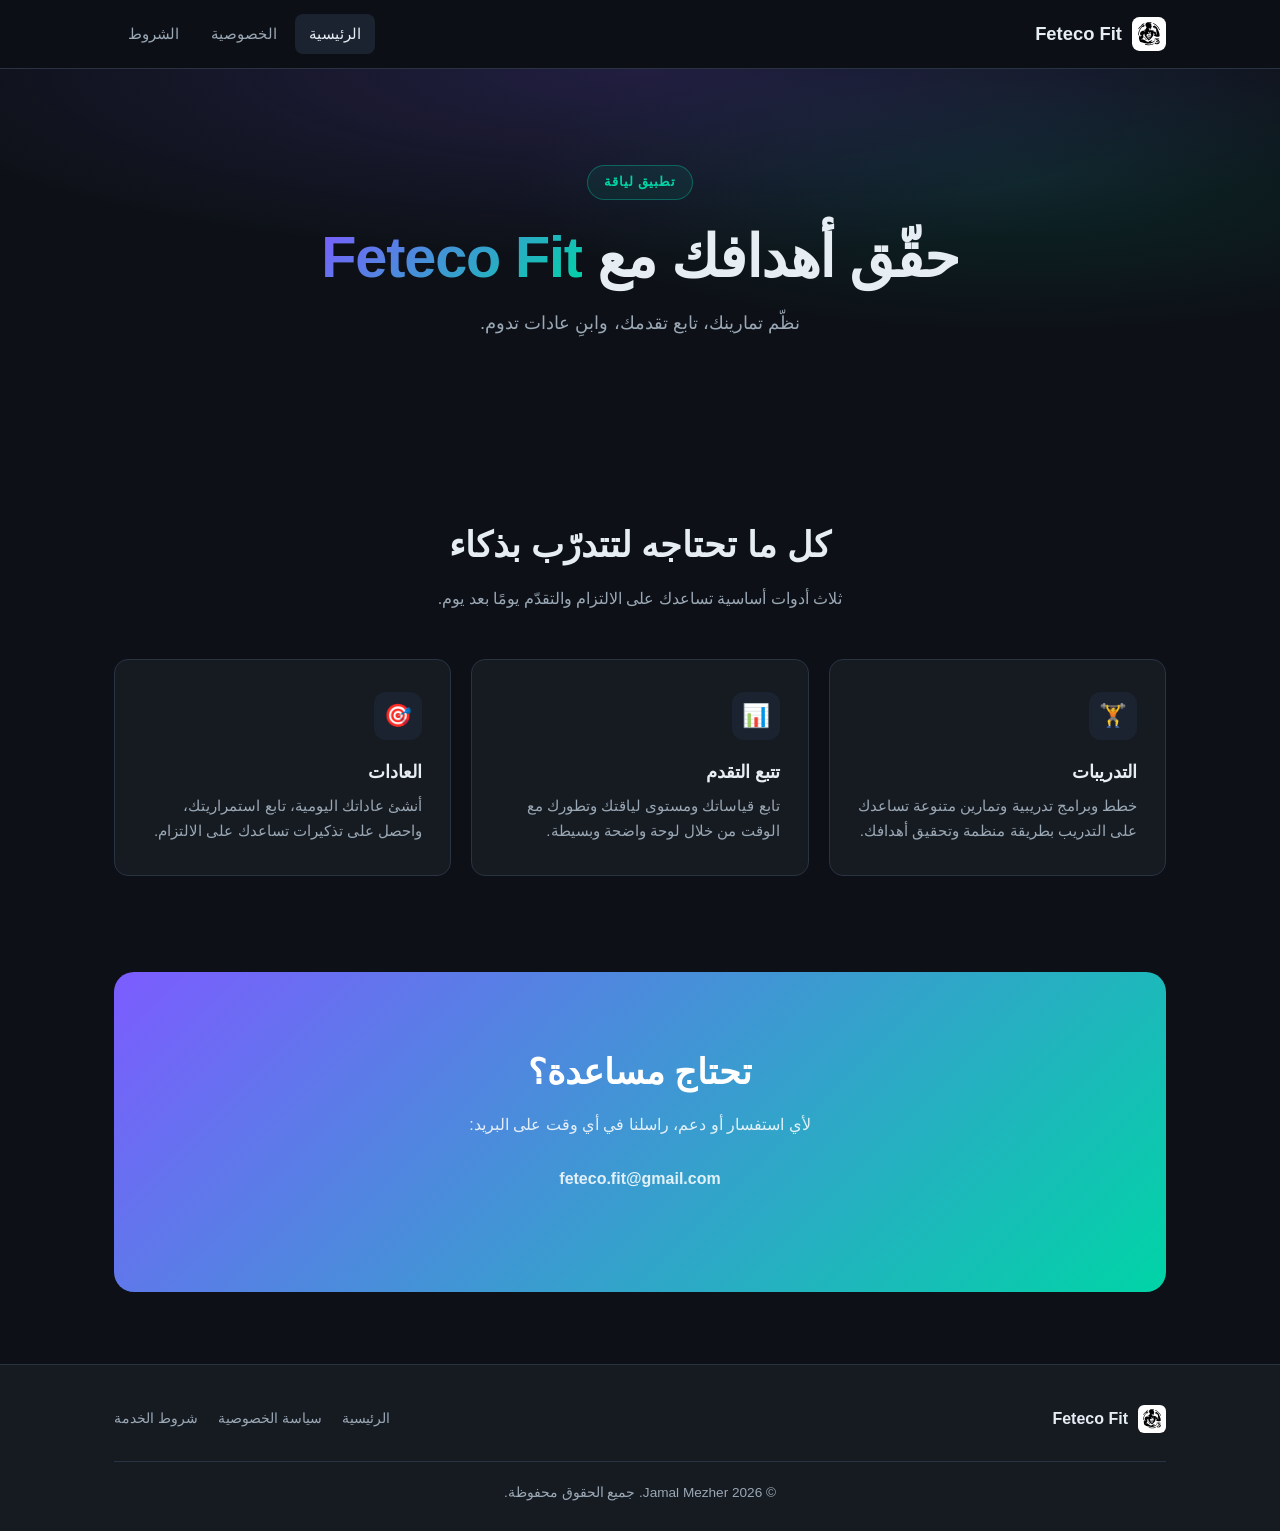
<file: index.html>
<!DOCTYPE html>
<html lang="ar" dir="rtl">
<head>
  <meta charset="UTF-8" />
  <meta name="viewport" content="width=device-width, initial-scale=1.0" />
  <title>Feteco Fit — رفيقك في اللياقة</title>
  <meta name="description" content="Feteco Fit — نظّم تمارينك، تابع تقدمك، وابنِ عادات تدوم." />
  <link rel="icon" type="image/svg+xml" href="assets/logo.svg" />
  <link rel="stylesheet" href="style.css" />
</head>
<body>

  <header class="site-header">
    <div class="container">
      <a class="brand" href="index.html">
        <img src="assets/logo.svg" alt="شعار Feteco Fit" />
        <span>Feteco Fit</span>
      </a>
      <nav class="main-nav" aria-label="التنقل الرئيسي">
        <ul>
          <li><a href="index.html" class="active">الرئيسية</a></li>
          <li><a href="privacy-policy/">الخصوصية</a></li>
          <li><a href="terms-of-service/">الشروط</a></li>
        </ul>
      </nav>
    </div>
  </header>

  <main>
    <!-- Hero -->
    <section class="hero">
      <span class="hero-badge">تطبيق لياقة</span>
      <h1>حقّق أهدافك مع <span class="gradient-text">Feteco Fit</span></h1>
      <p>نظّم تمارينك، تابع تقدمك، وابنِ عادات تدوم.</p>

    </section>

    <!-- Features -->
    <section class="section">
      <div class="container">
        <h2 class="section-title">كل ما تحتاجه لتتدرّب بذكاء</h2>
        <p class="section-subtitle">ثلاث أدوات أساسية تساعدك على الالتزام والتقدّم يومًا بعد يوم.</p>
        <div class="features-grid">
          <div class="feature-card">
            <span class="feature-icon" aria-hidden="true">🏋️</span>
            <h3>التدريبات</h3>
            <p>خطط وبرامج تدريبية وتمارين متنوعة تساعدك على التدريب بطريقة منظمة وتحقيق أهدافك.</p>
          </div>
          <div class="feature-card">
            <span class="feature-icon" aria-hidden="true">📊</span>
            <h3>تتبع التقدم</h3>
            <p>تابع قياساتك ومستوى لياقتك وتطورك مع الوقت من خلال لوحة واضحة وبسيطة.</p>
          </div>
          <div class="feature-card">
            <span class="feature-icon" aria-hidden="true">🎯</span>
            <h3>العادات</h3>
            <p>أنشئ عاداتك اليومية، تابع استمراريتك، واحصل على تذكيرات تساعدك على الالتزام.</p>
          </div>
        </div>
      </div>
    </section>

    <!-- Support CTA -->
    <section class="container">
      <div class="cta-band">
        <h2>تحتاج مساعدة؟</h2>
        <p>لأي استفسار أو دعم، راسلنا في أي وقت على البريد:</p>
        <p><strong dir="ltr">feteco.fit@gmail.com</strong></p>
      </div>
    </section>
  </main>

  <footer class="site-footer">
    <div class="container">
      <div class="footer-grid">
        <div class="footer-brand">
          <img src="assets/logo.svg" alt="" />
          <span>Feteco Fit</span>
        </div>
        <ul class="footer-links">
          <li><a href="index.html">الرئيسية</a></li>
          <li><a href="privacy-policy/">سياسة الخصوصية</a></li>
          <li><a href="terms-of-service/">شروط الخدمة</a></li>
        </ul>
      </div>
      <div class="footer-bottom">
        © 2026 Jamal Mezher. جميع الحقوق محفوظة.
      </div>
    </div>
  </footer>

</body>
</html>
</file>
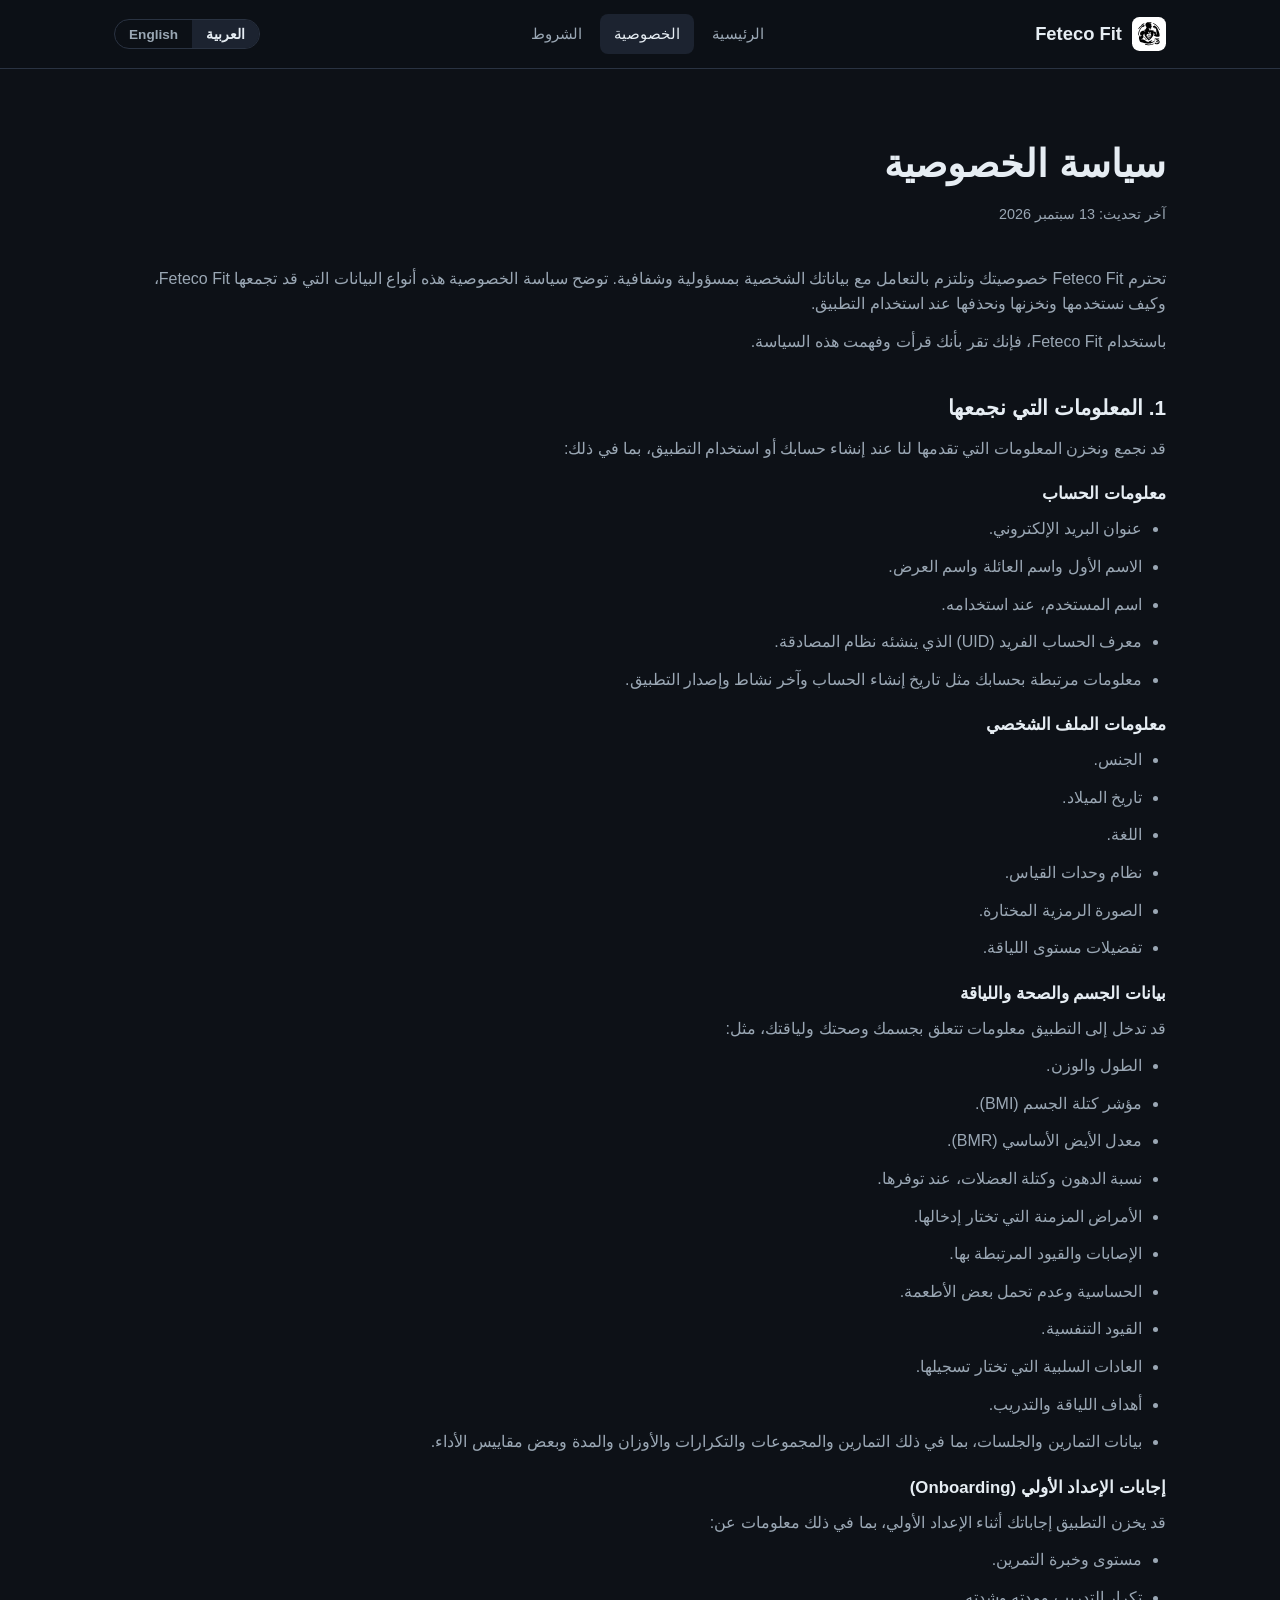
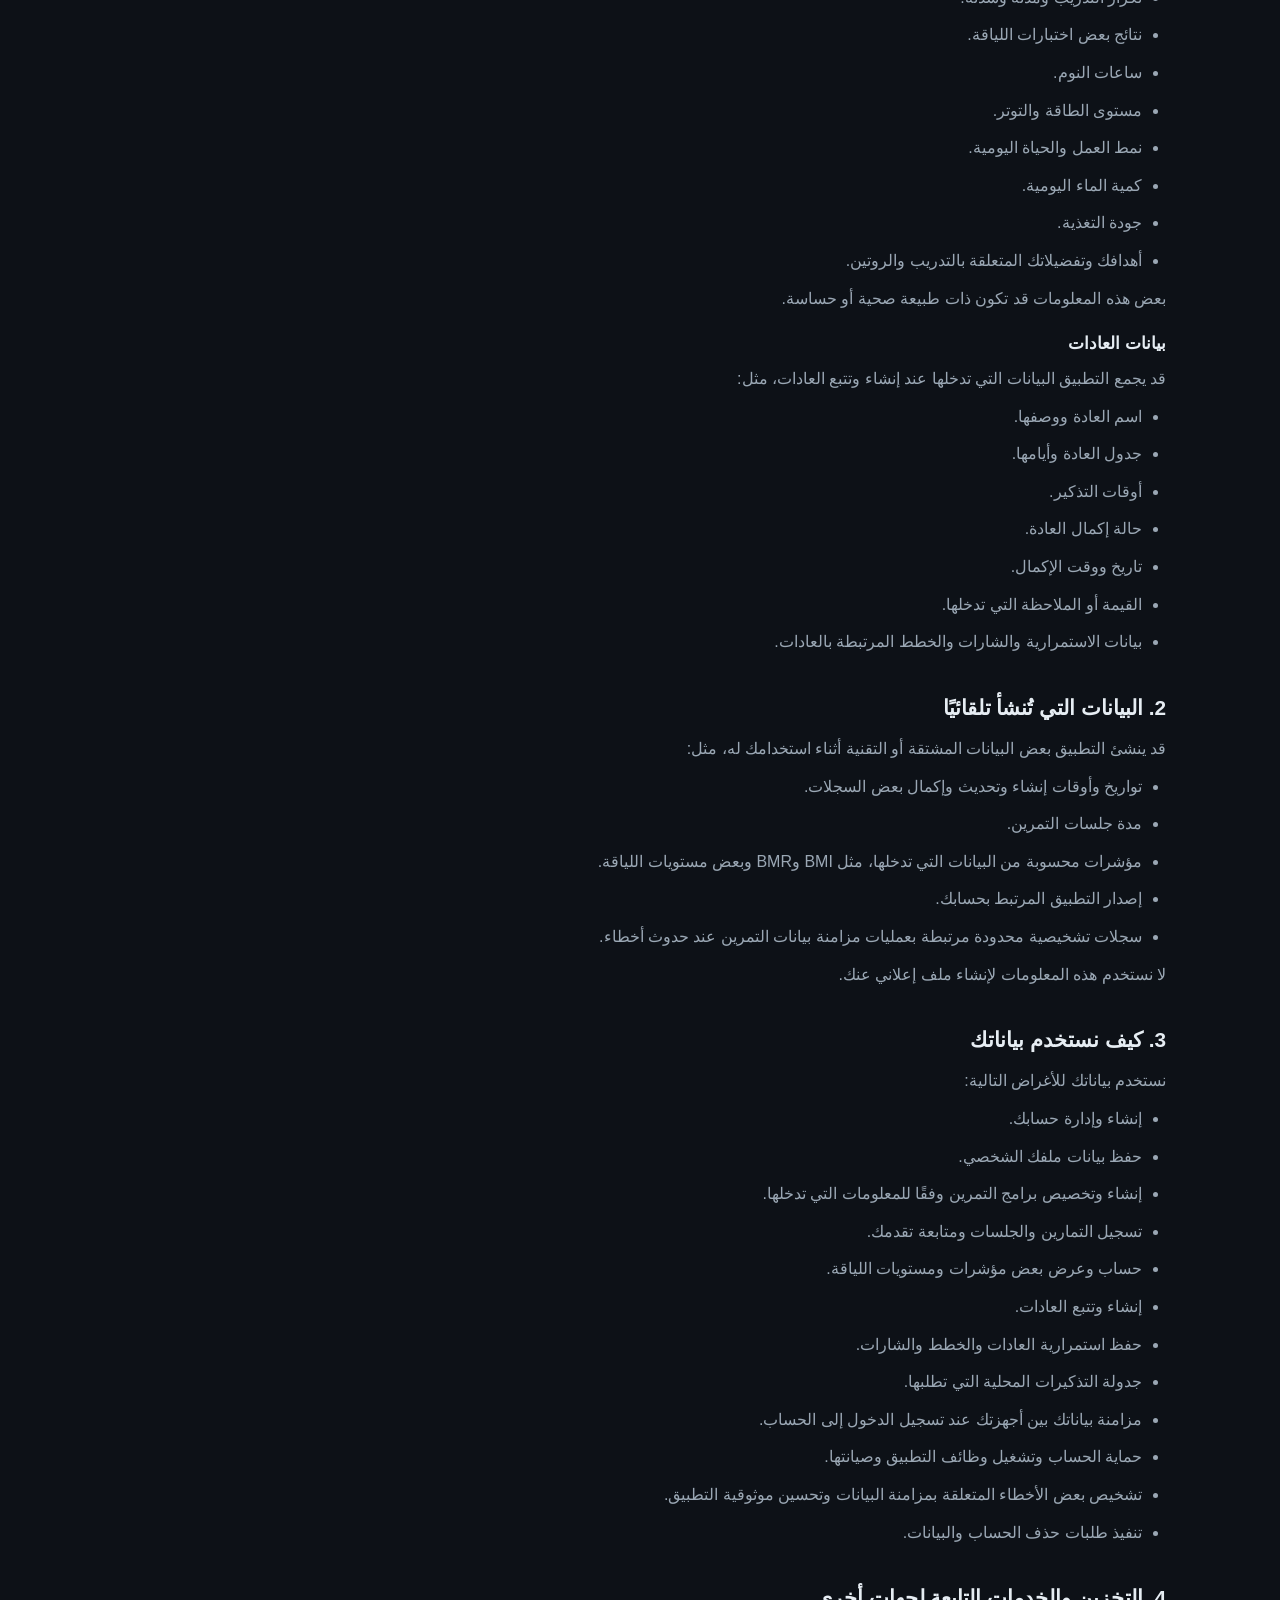
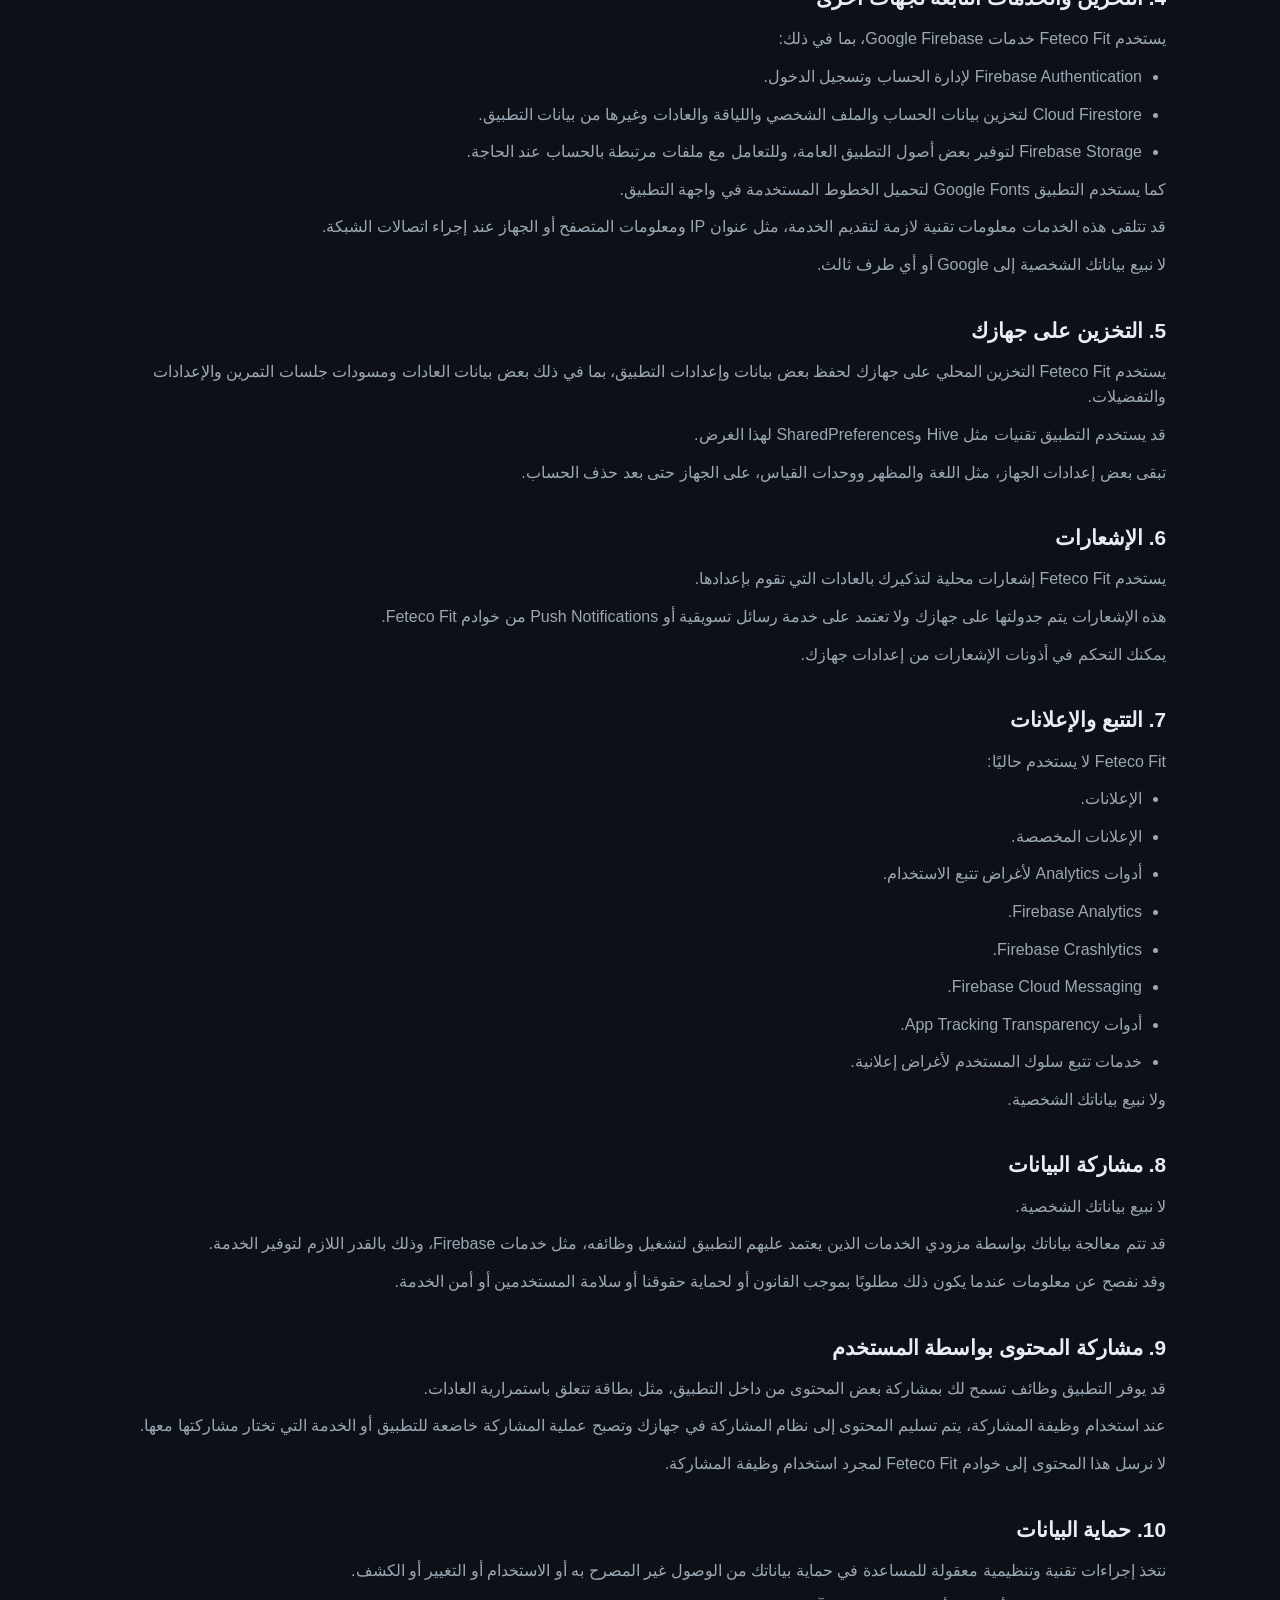
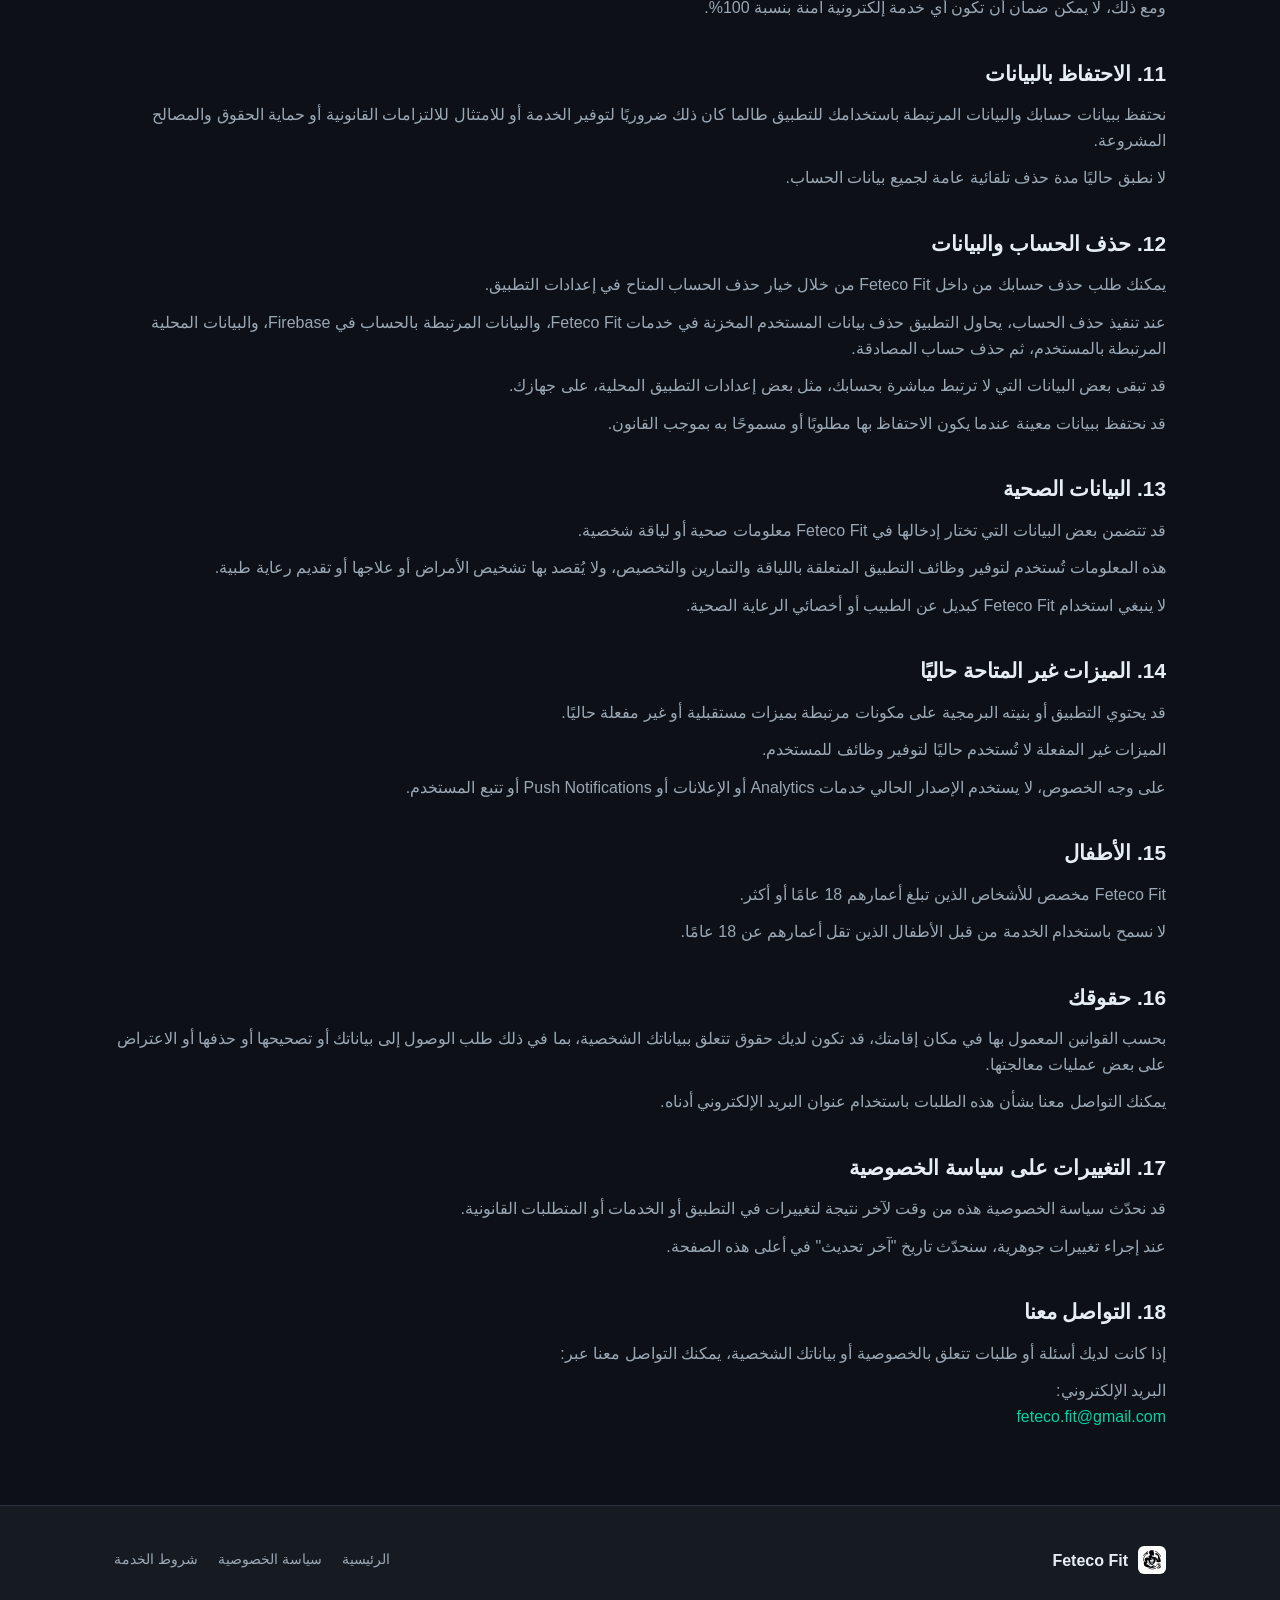
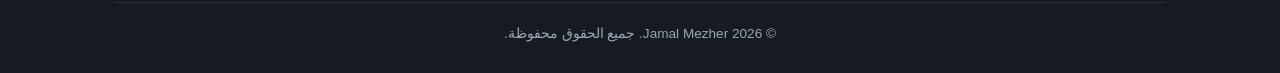
<file: privacy-policy/index.html>
<!DOCTYPE html>
<html lang="ar" dir="rtl">
<head>
  <meta charset="UTF-8" />
  <meta name="viewport" content="width=device-width, initial-scale=1.0" />
  <title>سياسة الخصوصية — Feteco Fit</title>
  <meta name="description" content="سياسة الخصوصية لتطبيق Feteco Fit — Privacy Policy for the Feteco Fit app" />
  <link rel="icon" type="image/svg+xml" href="../assets/logo.svg" />
  <link rel="stylesheet" href="../style.css" />
</head>
<body>

  <header class="site-header">
    <div class="container">
      <a class="brand" href="../index.html">
        <img src="../assets/logo.svg" alt="Feteco Fit logo" />
        <span>Feteco Fit</span>
      </a>
      <nav class="main-nav" aria-label="Main navigation">
        <ul>
          <li><a href="../index.html" data-i18n-ar="الرئيسية" data-i18n-en="Home">الرئيسية</a></li>
          <li><a href="../privacy-policy/" class="active" data-i18n-ar="الخصوصية" data-i18n-en="Privacy">الخصوصية</a></li>
          <li><a href="../terms-of-service/" data-i18n-ar="الشروط" data-i18n-en="Terms">الشروط</a></li>
        </ul>
      </nav>
      <div class="lang-toggle" role="group" aria-label="Language / اللغة">
        <button type="button" data-set-lang="ar" class="active">العربية</button>
        <button type="button" data-set-lang="en">English</button>
      </div>
    </div>
  </header>

  <main class="page-content">
    <div class="container">

      <div data-lang-content="ar" lang="ar" dir="rtl">
        <h1>سياسة الخصوصية</h1>
        <p class="last-updated">آخر تحديث: 13 سبتمبر 2026</p>

        <p>تحترم Feteco Fit خصوصيتك وتلتزم بالتعامل مع بياناتك الشخصية بمسؤولية وشفافية. توضح سياسة الخصوصية هذه أنواع البيانات التي قد تجمعها Feteco Fit، وكيف نستخدمها ونخزنها ونحذفها عند استخدام التطبيق.</p>
        <p>باستخدام Feteco Fit، فإنك تقر بأنك قرأت وفهمت هذه السياسة.</p>

        <h2>1. المعلومات التي نجمعها</h2>
        <p>قد نجمع ونخزن المعلومات التي تقدمها لنا عند إنشاء حسابك أو استخدام التطبيق، بما في ذلك:</p>
        <h3>معلومات الحساب</h3>
        <ul>
          <li>عنوان البريد الإلكتروني.</li>
          <li>الاسم الأول واسم العائلة واسم العرض.</li>
          <li>اسم المستخدم، عند استخدامه.</li>
          <li>معرف الحساب الفريد (UID) الذي ينشئه نظام المصادقة.</li>
          <li>معلومات مرتبطة بحسابك مثل تاريخ إنشاء الحساب وآخر نشاط وإصدار التطبيق.</li>
        </ul>
        <h3>معلومات الملف الشخصي</h3>
        <ul>
          <li>الجنس.</li>
          <li>تاريخ الميلاد.</li>
          <li>اللغة.</li>
          <li>نظام وحدات القياس.</li>
          <li>الصورة الرمزية المختارة.</li>
          <li>تفضيلات مستوى اللياقة.</li>
        </ul>
        <h3>بيانات الجسم والصحة واللياقة</h3>
        <p>قد تدخل إلى التطبيق معلومات تتعلق بجسمك وصحتك ولياقتك، مثل:</p>
        <ul>
          <li>الطول والوزن.</li>
          <li>مؤشر كتلة الجسم (BMI).</li>
          <li>معدل الأيض الأساسي (BMR).</li>
          <li>نسبة الدهون وكتلة العضلات، عند توفرها.</li>
          <li>الأمراض المزمنة التي تختار إدخالها.</li>
          <li>الإصابات والقيود المرتبطة بها.</li>
          <li>الحساسية وعدم تحمل بعض الأطعمة.</li>
          <li>القيود التنفسية.</li>
          <li>العادات السلبية التي تختار تسجيلها.</li>
          <li>أهداف اللياقة والتدريب.</li>
          <li>بيانات التمارين والجلسات، بما في ذلك التمارين والمجموعات والتكرارات والأوزان والمدة وبعض مقاييس الأداء.</li>
        </ul>
        <h3>إجابات الإعداد الأولي (Onboarding)</h3>
        <p>قد يخزن التطبيق إجاباتك أثناء الإعداد الأولي، بما في ذلك معلومات عن:</p>
        <ul>
          <li>مستوى وخبرة التمرين.</li>
          <li>تكرار التدريب ومدته وشدته.</li>
          <li>نتائج بعض اختبارات اللياقة.</li>
          <li>ساعات النوم.</li>
          <li>مستوى الطاقة والتوتر.</li>
          <li>نمط العمل والحياة اليومية.</li>
          <li>كمية الماء اليومية.</li>
          <li>جودة التغذية.</li>
          <li>أهدافك وتفضيلاتك المتعلقة بالتدريب والروتين.</li>
        </ul>
        <p>بعض هذه المعلومات قد تكون ذات طبيعة صحية أو حساسة.</p>
        <h3>بيانات العادات</h3>
        <p>قد يجمع التطبيق البيانات التي تدخلها عند إنشاء وتتبع العادات، مثل:</p>
        <ul>
          <li>اسم العادة ووصفها.</li>
          <li>جدول العادة وأيامها.</li>
          <li>أوقات التذكير.</li>
          <li>حالة إكمال العادة.</li>
          <li>تاريخ ووقت الإكمال.</li>
          <li>القيمة أو الملاحظة التي تدخلها.</li>
          <li>بيانات الاستمرارية والشارات والخطط المرتبطة بالعادات.</li>
        </ul>

        <h2>2. البيانات التي تُنشأ تلقائيًا</h2>
        <p>قد ينشئ التطبيق بعض البيانات المشتقة أو التقنية أثناء استخدامك له، مثل:</p>
        <ul>
          <li>تواريخ وأوقات إنشاء وتحديث وإكمال بعض السجلات.</li>
          <li>مدة جلسات التمرين.</li>
          <li>مؤشرات محسوبة من البيانات التي تدخلها، مثل BMI وBMR وبعض مستويات اللياقة.</li>
          <li>إصدار التطبيق المرتبط بحسابك.</li>
          <li>سجلات تشخيصية محدودة مرتبطة بعمليات مزامنة بيانات التمرين عند حدوث أخطاء.</li>
        </ul>
        <p>لا نستخدم هذه المعلومات لإنشاء ملف إعلاني عنك.</p>

        <h2>3. كيف نستخدم بياناتك</h2>
        <p>نستخدم بياناتك للأغراض التالية:</p>
        <ul>
          <li>إنشاء وإدارة حسابك.</li>
          <li>حفظ بيانات ملفك الشخصي.</li>
          <li>إنشاء وتخصيص برامج التمرين وفقًا للمعلومات التي تدخلها.</li>
          <li>تسجيل التمارين والجلسات ومتابعة تقدمك.</li>
          <li>حساب وعرض بعض مؤشرات ومستويات اللياقة.</li>
          <li>إنشاء وتتبع العادات.</li>
          <li>حفظ استمرارية العادات والخطط والشارات.</li>
          <li>جدولة التذكيرات المحلية التي تطلبها.</li>
          <li>مزامنة بياناتك بين أجهزتك عند تسجيل الدخول إلى الحساب.</li>
          <li>حماية الحساب وتشغيل وظائف التطبيق وصيانتها.</li>
          <li>تشخيص بعض الأخطاء المتعلقة بمزامنة البيانات وتحسين موثوقية التطبيق.</li>
          <li>تنفيذ طلبات حذف الحساب والبيانات.</li>
        </ul>

        <h2>4. التخزين والخدمات التابعة لجهات أخرى</h2>
        <p>يستخدم Feteco Fit خدمات Google Firebase، بما في ذلك:</p>
        <ul>
          <li>Firebase Authentication لإدارة الحساب وتسجيل الدخول.</li>
          <li>Cloud Firestore لتخزين بيانات الحساب والملف الشخصي واللياقة والعادات وغيرها من بيانات التطبيق.</li>
          <li>Firebase Storage لتوفير بعض أصول التطبيق العامة، وللتعامل مع ملفات مرتبطة بالحساب عند الحاجة.</li>
        </ul>
        <p>كما يستخدم التطبيق Google Fonts لتحميل الخطوط المستخدمة في واجهة التطبيق.</p>
        <p>قد تتلقى هذه الخدمات معلومات تقنية لازمة لتقديم الخدمة، مثل عنوان IP ومعلومات المتصفح أو الجهاز عند إجراء اتصالات الشبكة.</p>
        <p>لا نبيع بياناتك الشخصية إلى Google أو أي طرف ثالث.</p>

        <h2>5. التخزين على جهازك</h2>
        <p>يستخدم Feteco Fit التخزين المحلي على جهازك لحفظ بعض بيانات وإعدادات التطبيق، بما في ذلك بعض بيانات العادات ومسودات جلسات التمرين والإعدادات والتفضيلات.</p>
        <p>قد يستخدم التطبيق تقنيات مثل Hive وSharedPreferences لهذا الغرض.</p>
        <p>تبقى بعض إعدادات الجهاز، مثل اللغة والمظهر ووحدات القياس، على الجهاز حتى بعد حذف الحساب.</p>

        <h2>6. الإشعارات</h2>
        <p>يستخدم Feteco Fit إشعارات محلية لتذكيرك بالعادات التي تقوم بإعدادها.</p>
        <p>هذه الإشعارات يتم جدولتها على جهازك ولا تعتمد على خدمة رسائل تسويقية أو Push Notifications من خوادم Feteco Fit.</p>
        <p>يمكنك التحكم في أذونات الإشعارات من إعدادات جهازك.</p>

        <h2>7. التتبع والإعلانات</h2>
        <p>Feteco Fit لا يستخدم حاليًا:</p>
        <ul>
          <li>الإعلانات.</li>
          <li>الإعلانات المخصصة.</li>
          <li>أدوات Analytics لأغراض تتبع الاستخدام.</li>
          <li>Firebase Analytics.</li>
          <li>Firebase Crashlytics.</li>
          <li>Firebase Cloud Messaging.</li>
          <li>أدوات App Tracking Transparency.</li>
          <li>خدمات تتبع سلوك المستخدم لأغراض إعلانية.</li>
        </ul>
        <p>ولا نبيع بياناتك الشخصية.</p>

        <h2>8. مشاركة البيانات</h2>
        <p>لا نبيع بياناتك الشخصية.</p>
        <p>قد تتم معالجة بياناتك بواسطة مزودي الخدمات الذين يعتمد عليهم التطبيق لتشغيل وظائفه، مثل خدمات Firebase، وذلك بالقدر اللازم لتوفير الخدمة.</p>
        <p>وقد نفصح عن معلومات عندما يكون ذلك مطلوبًا بموجب القانون أو لحماية حقوقنا أو سلامة المستخدمين أو أمن الخدمة.</p>

        <h2>9. مشاركة المحتوى بواسطة المستخدم</h2>
        <p>قد يوفر التطبيق وظائف تسمح لك بمشاركة بعض المحتوى من داخل التطبيق، مثل بطاقة تتعلق باستمرارية العادات.</p>
        <p>عند استخدام وظيفة المشاركة، يتم تسليم المحتوى إلى نظام المشاركة في جهازك وتصبح عملية المشاركة خاضعة للتطبيق أو الخدمة التي تختار مشاركتها معها.</p>
        <p>لا نرسل هذا المحتوى إلى خوادم Feteco Fit لمجرد استخدام وظيفة المشاركة.</p>

        <h2>10. حماية البيانات</h2>
        <p>نتخذ إجراءات تقنية وتنظيمية معقولة للمساعدة في حماية بياناتك من الوصول غير المصرح به أو الاستخدام أو التغيير أو الكشف.</p>
        <p>ومع ذلك، لا يمكن ضمان أن تكون أي خدمة إلكترونية آمنة بنسبة 100%.</p>

        <h2>11. الاحتفاظ بالبيانات</h2>
        <p>نحتفظ ببيانات حسابك والبيانات المرتبطة باستخدامك للتطبيق طالما كان ذلك ضروريًا لتوفير الخدمة أو للامتثال للالتزامات القانونية أو حماية الحقوق والمصالح المشروعة.</p>
        <p>لا نطبق حاليًا مدة حذف تلقائية عامة لجميع بيانات الحساب.</p>

        <h2>12. حذف الحساب والبيانات</h2>
        <p>يمكنك طلب حذف حسابك من داخل Feteco Fit من خلال خيار حذف الحساب المتاح في إعدادات التطبيق.</p>
        <p>عند تنفيذ حذف الحساب، يحاول التطبيق حذف بيانات المستخدم المخزنة في خدمات Feteco Fit، والبيانات المرتبطة بالحساب في Firebase، والبيانات المحلية المرتبطة بالمستخدم، ثم حذف حساب المصادقة.</p>
        <p>قد تبقى بعض البيانات التي لا ترتبط مباشرة بحسابك، مثل بعض إعدادات التطبيق المحلية، على جهازك.</p>
        <p>قد نحتفظ ببيانات معينة عندما يكون الاحتفاظ بها مطلوبًا أو مسموحًا به بموجب القانون.</p>

        <h2>13. البيانات الصحية</h2>
        <p>قد تتضمن بعض البيانات التي تختار إدخالها في Feteco Fit معلومات صحية أو لياقة شخصية.</p>
        <p>هذه المعلومات تُستخدم لتوفير وظائف التطبيق المتعلقة باللياقة والتمارين والتخصيص، ولا يُقصد بها تشخيص الأمراض أو علاجها أو تقديم رعاية طبية.</p>
        <p>لا ينبغي استخدام Feteco Fit كبديل عن الطبيب أو أخصائي الرعاية الصحية.</p>

        <h2>14. الميزات غير المتاحة حاليًا</h2>
        <p>قد يحتوي التطبيق أو بنيته البرمجية على مكونات مرتبطة بميزات مستقبلية أو غير مفعلة حاليًا.</p>
        <p>الميزات غير المفعلة لا تُستخدم حاليًا لتوفير وظائف للمستخدم.</p>
        <p>على وجه الخصوص، لا يستخدم الإصدار الحالي خدمات Analytics أو الإعلانات أو Push Notifications أو تتبع المستخدم.</p>

        <h2>15. الأطفال</h2>
        <p>Feteco Fit مخصص للأشخاص الذين تبلغ أعمارهم 18 عامًا أو أكثر.</p>
        <p>لا نسمح باستخدام الخدمة من قبل الأطفال الذين تقل أعمارهم عن 18 عامًا.</p>

        <h2>16. حقوقك</h2>
        <p>بحسب القوانين المعمول بها في مكان إقامتك، قد تكون لديك حقوق تتعلق ببياناتك الشخصية، بما في ذلك طلب الوصول إلى بياناتك أو تصحيحها أو حذفها أو الاعتراض على بعض عمليات معالجتها.</p>
        <p>يمكنك التواصل معنا بشأن هذه الطلبات باستخدام عنوان البريد الإلكتروني أدناه.</p>

        <h2>17. التغييرات على سياسة الخصوصية</h2>
        <p>قد نحدّث سياسة الخصوصية هذه من وقت لآخر نتيجة لتغييرات في التطبيق أو الخدمات أو المتطلبات القانونية.</p>
        <p>عند إجراء تغييرات جوهرية، سنحدّث تاريخ "آخر تحديث" في أعلى هذه الصفحة.</p>

        <h2>18. التواصل معنا</h2>
        <p>إذا كانت لديك أسئلة أو طلبات تتعلق بالخصوصية أو بياناتك الشخصية، يمكنك التواصل معنا عبر:</p>
        <p>البريد الإلكتروني:<br />
          <a href="mailto:feteco.fit@gmail.com" dir="ltr">feteco.fit@gmail.com</a>
        </p>
      </div>

      <div data-lang-content="en" lang="en" dir="ltr" hidden>
        <h1>Privacy Policy</h1>
        <p class="last-updated">Last updated: September 13, 2026</p>

        <p>Feteco Fit respects your privacy and is committed to handling your personal data responsibly and transparently. This Privacy Policy explains the types of data Feteco Fit may collect, and how we use, store, and delete it when you use the app.</p>
        <p>By using Feteco Fit, you acknowledge that you have read and understood this Policy.</p>

        <h2>1. Information We Collect</h2>
        <p>We may collect and store the information you provide to us when creating your account or using the app, including:</p>
        <h3>Account Information</h3>
        <ul>
          <li>Email address.</li>
          <li>First name, last name, and display name.</li>
          <li>Username, when used.</li>
          <li>The unique account identifier (UID) generated by the authentication system.</li>
          <li>Information associated with your account such as account creation date, last activity, and app version.</li>
        </ul>
        <h3>Profile Information</h3>
        <ul>
          <li>Gender.</li>
          <li>Date of birth.</li>
          <li>Language.</li>
          <li>Measurement units system.</li>
          <li>Selected avatar.</li>
          <li>Fitness level preferences.</li>
        </ul>
        <h3>Body, Health, and Fitness Data</h3>
        <p>You may enter into the app information related to your body, health, and fitness, such as:</p>
        <ul>
          <li>Height and weight.</li>
          <li>Body Mass Index (BMI).</li>
          <li>Basal Metabolic Rate (BMR).</li>
          <li>Body fat percentage and muscle mass, when available.</li>
          <li>Chronic diseases you choose to enter.</li>
          <li>Injuries and related limitations.</li>
          <li>Allergies and intolerances to certain foods.</li>
          <li>Respiratory limitations.</li>
          <li>Negative habits you choose to record.</li>
          <li>Fitness and training goals.</li>
          <li>Workout and session data, including exercises, sets, repetitions, weights, duration, and certain performance metrics.</li>
        </ul>
        <h3>Onboarding Answers</h3>
        <p>The app may store your answers during the initial setup (Onboarding), including information about:</p>
        <ul>
          <li>Your exercise level and experience.</li>
          <li>Training frequency, duration, and intensity.</li>
          <li>Results of certain fitness tests.</li>
          <li>Sleep hours.</li>
          <li>Energy and stress level.</li>
          <li>Work pattern and daily lifestyle.</li>
          <li>Daily water intake.</li>
          <li>Nutrition quality.</li>
          <li>Your goals and preferences related to training and routine.</li>
        </ul>
        <p>Some of this information may be of a health-related or sensitive nature.</p>
        <h3>Habit Data</h3>
        <p>The app may collect the data you enter when creating and tracking habits, such as:</p>
        <ul>
          <li>Habit name and description.</li>
          <li>Habit schedule and days.</li>
          <li>Reminder times.</li>
          <li>Habit completion status.</li>
          <li>Completion date and time.</li>
          <li>The value or note you enter.</li>
          <li>Streak, badge, and plan data associated with habits.</li>
        </ul>

        <h2>2. Automatically Generated Data</h2>
        <p>The app may generate certain derived or technical data while you use it, such as:</p>
        <ul>
          <li>Dates and times of creating, updating, and completing certain records.</li>
          <li>Workout session duration.</li>
          <li>Indicators calculated from the data you enter, such as BMI, BMR, and certain fitness levels.</li>
          <li>The app version associated with your account.</li>
          <li>Limited diagnostic logs related to workout data synchronization operations when errors occur.</li>
        </ul>
        <p>We do not use this information to build an advertising profile about you.</p>

        <h2>3. How We Use Your Data</h2>
        <p>We use your data for the following purposes:</p>
        <ul>
          <li>Creating and managing your account.</li>
          <li>Saving your profile data.</li>
          <li>Generating and customizing workout programs according to the information you enter.</li>
          <li>Recording workouts and sessions and tracking your progress.</li>
          <li>Calculating and displaying certain fitness indicators and levels.</li>
          <li>Creating and tracking habits.</li>
          <li>Saving habit streaks, plans, and badges.</li>
          <li>Scheduling the local reminders you request.</li>
          <li>Syncing your data between your devices when you sign in to your account.</li>
          <li>Protecting the account and operating and maintaining app functions.</li>
          <li>Diagnosing certain errors related to data synchronization and improving app reliability.</li>
          <li>Executing account and data deletion requests.</li>
        </ul>

        <h2>4. Storage and Third-Party Services</h2>
        <p>Feteco Fit uses Google Firebase services, including:</p>
        <ul>
          <li>Firebase Authentication for account management and sign-in.</li>
          <li>Cloud Firestore for storing account, profile, fitness, habit, and other app data.</li>
          <li>Firebase Storage to provide certain public app assets and to handle account-related files when needed.</li>
        </ul>
        <p>The app also uses Google Fonts to load the fonts used in the app interface.</p>
        <p>These services may receive technical information necessary to provide the service, such as IP address and browser or device information when network connections are made.</p>
        <p>We do not sell your personal data to Google or any third party.</p>

        <h2>5. Storage on Your Device</h2>
        <p>Feteco Fit uses local storage on your device to save certain app data and settings, including some habit data, workout session drafts, and settings and preferences.</p>
        <p>The app may use technologies such as Hive and SharedPreferences for this purpose.</p>
        <p>Certain device settings, such as language, appearance, and measurement units, remain on the device even after account deletion.</p>

        <h2>6. Notifications</h2>
        <p>Feteco Fit uses local notifications to remind you of the habits you set up.</p>
        <p>These notifications are scheduled on your device and do not rely on a marketing messaging service or Push Notifications from Feteco Fit servers.</p>
        <p>You can control notification permissions from your device settings.</p>

        <h2>7. Tracking and Advertising</h2>
        <p>Feteco Fit does not currently use:</p>
        <ul>
          <li>Advertising.</li>
          <li>Personalized advertising.</li>
          <li>Analytics tools for usage-tracking purposes.</li>
          <li>Firebase Analytics.</li>
          <li>Firebase Crashlytics.</li>
          <li>Firebase Cloud Messaging.</li>
          <li>App Tracking Transparency tools.</li>
          <li>User behavior tracking services for advertising purposes.</li>
        </ul>
        <p>Nor do we sell your personal data.</p>

        <h2>8. Data Sharing</h2>
        <p>We do not sell your personal data.</p>
        <p>Your data may be processed by the service providers the app relies on to operate its functions, such as Firebase services, only to the extent necessary to provide the service.</p>
        <p>We may also disclose information when required by law or to protect our rights, the safety of users, or the security of the service.</p>

        <h2>9. User-Initiated Content Sharing</h2>
        <p>The app may provide functions that allow you to share certain content from within the app, such as a card related to habit streaks.</p>
        <p>When you use the share function, the content is handed to your device's share system and the sharing process becomes subject to the app or service you choose to share it with.</p>
        <p>We do not send this content to Feteco Fit servers merely because you use the share function.</p>

        <h2>10. Data Protection</h2>
        <p>We take reasonable technical and organizational measures to help protect your data from unauthorized access, use, alteration, or disclosure.</p>
        <p>However, no electronic service can be guaranteed to be 100% secure.</p>

        <h2>11. Data Retention</h2>
        <p>We retain your account data and data associated with your use of the app for as long as necessary to provide the service, to comply with legal obligations, or to protect legitimate rights and interests.</p>
        <p>We do not currently apply a general automatic deletion period to all account data.</p>

        <h2>12. Account and Data Deletion</h2>
        <p>You can request deletion of your account from within Feteco Fit through the account deletion option available in the app settings.</p>
        <p>When account deletion is executed, the app attempts to delete user data stored in Feteco Fit services, data associated with the account in Firebase, and user-related local data, and then deletes the authentication account.</p>
        <p>Certain data that is not directly associated with your account, such as some local app settings, may remain on your device.</p>
        <p>We may retain certain data when retention is required or permitted by law.</p>

        <h2>13. Health Data</h2>
        <p>Some of the data you choose to enter in Feteco Fit may include health or personal fitness information.</p>
        <p>This information is used to provide the app's fitness, workout, and personalization functions and is not intended to diagnose or treat diseases or to provide medical care.</p>
        <p>Feteco Fit should not be used as a substitute for a physician or healthcare professional.</p>

        <h2>14. Currently Unavailable Features</h2>
        <p>The app or its codebase may contain components related to future or currently disabled features.</p>
        <p>Disabled features are not currently used to provide functions to the user.</p>
        <p>In particular, the current version does not use Analytics services, advertising, Push Notifications, or user tracking.</p>

        <h2>15. Children</h2>
        <p>Feteco Fit is intended for people aged 18 or older.</p>
        <p>We do not permit use of the service by children under the age of 18.</p>

        <h2>16. Your Rights</h2>
        <p>Depending on the laws applicable in your place of residence, you may have rights related to your personal data, including requesting access to your data, correcting it, deleting it, or objecting to certain processing of it.</p>
        <p>You can contact us regarding these requests using the email address below.</p>

        <h2>17. Changes to This Privacy Policy</h2>
        <p>We may update this Privacy Policy from time to time as a result of changes to the app, services, or legal requirements.</p>
        <p>When we make material changes, we will update the "Last updated" date at the top of this page.</p>

        <h2>18. Contact Us</h2>
        <p>If you have questions or requests related to privacy or your personal data, you can contact us at:</p>
        <p>Email:<br />
          <a href="mailto:feteco.fit@gmail.com">feteco.fit@gmail.com</a>
        </p>
      </div>

    </div>
  </main>

  <footer class="site-footer">
    <div class="container">
      <div class="footer-grid">
        <div class="footer-brand">
          <img src="../assets/logo.svg" alt="" />
          <span>Feteco Fit</span>
        </div>
        <ul class="footer-links">
          <li><a href="../index.html" data-i18n-ar="الرئيسية" data-i18n-en="Home">الرئيسية</a></li>
          <li><a href="../privacy-policy/" data-i18n-ar="سياسة الخصوصية" data-i18n-en="Privacy Policy">سياسة الخصوصية</a></li>
          <li><a href="../terms-of-service/" data-i18n-ar="شروط الخدمة" data-i18n-en="Terms of Service">شروط الخدمة</a></li>
        </ul>
      </div>
      <div class="footer-bottom" data-i18n-ar="© 2026 Jamal Mezher. جميع الحقوق محفوظة." data-i18n-en="© 2026 Jamal Mezher. All rights reserved.">
        © 2026 Jamal Mezher. جميع الحقوق محفوظة.
      </div>
    </div>
  </footer>

  <script>
    (function () {
      var TITLES = {
        ar: 'سياسة الخصوصية — Feteco Fit',
        en: 'Privacy Policy — Feteco Fit'
      };
      var buttons = document.querySelectorAll('[data-set-lang]');
      var blocks = document.querySelectorAll('[data-lang-content]');
      var labels = document.querySelectorAll('[data-i18n-ar]');

      function setLang(lang) {
        var ar = lang !== 'en';
        document.documentElement.lang = ar ? 'ar' : 'en';
        document.documentElement.dir = ar ? 'rtl' : 'ltr';
        document.title = ar ? TITLES.ar : TITLES.en;
        blocks.forEach(function (el) {
          el.hidden = (el.getAttribute('data-lang-content') === 'ar') !== ar;
        });
        buttons.forEach(function (b) {
          b.classList.toggle('active', b.getAttribute('data-set-lang') === (ar ? 'ar' : 'en'));
        });
        labels.forEach(function (el) {
          el.textContent = ar ? el.getAttribute('data-i18n-ar') : el.getAttribute('data-i18n-en');
        });
        try { localStorage.setItem('feteco-lang', ar ? 'ar' : 'en'); } catch (e) {}
      }

      buttons.forEach(function (b) {
        b.addEventListener('click', function () {
          setLang(b.getAttribute('data-set-lang'));
        });
      });

      var initial = 'ar';
      try {
        var q = new URLSearchParams(window.location.search).get('lang');
        initial = q || localStorage.getItem('feteco-lang') || 'ar';
      } catch (e) {}
      setLang(initial);
    })();
  </script>

</body>
</html>
</file>
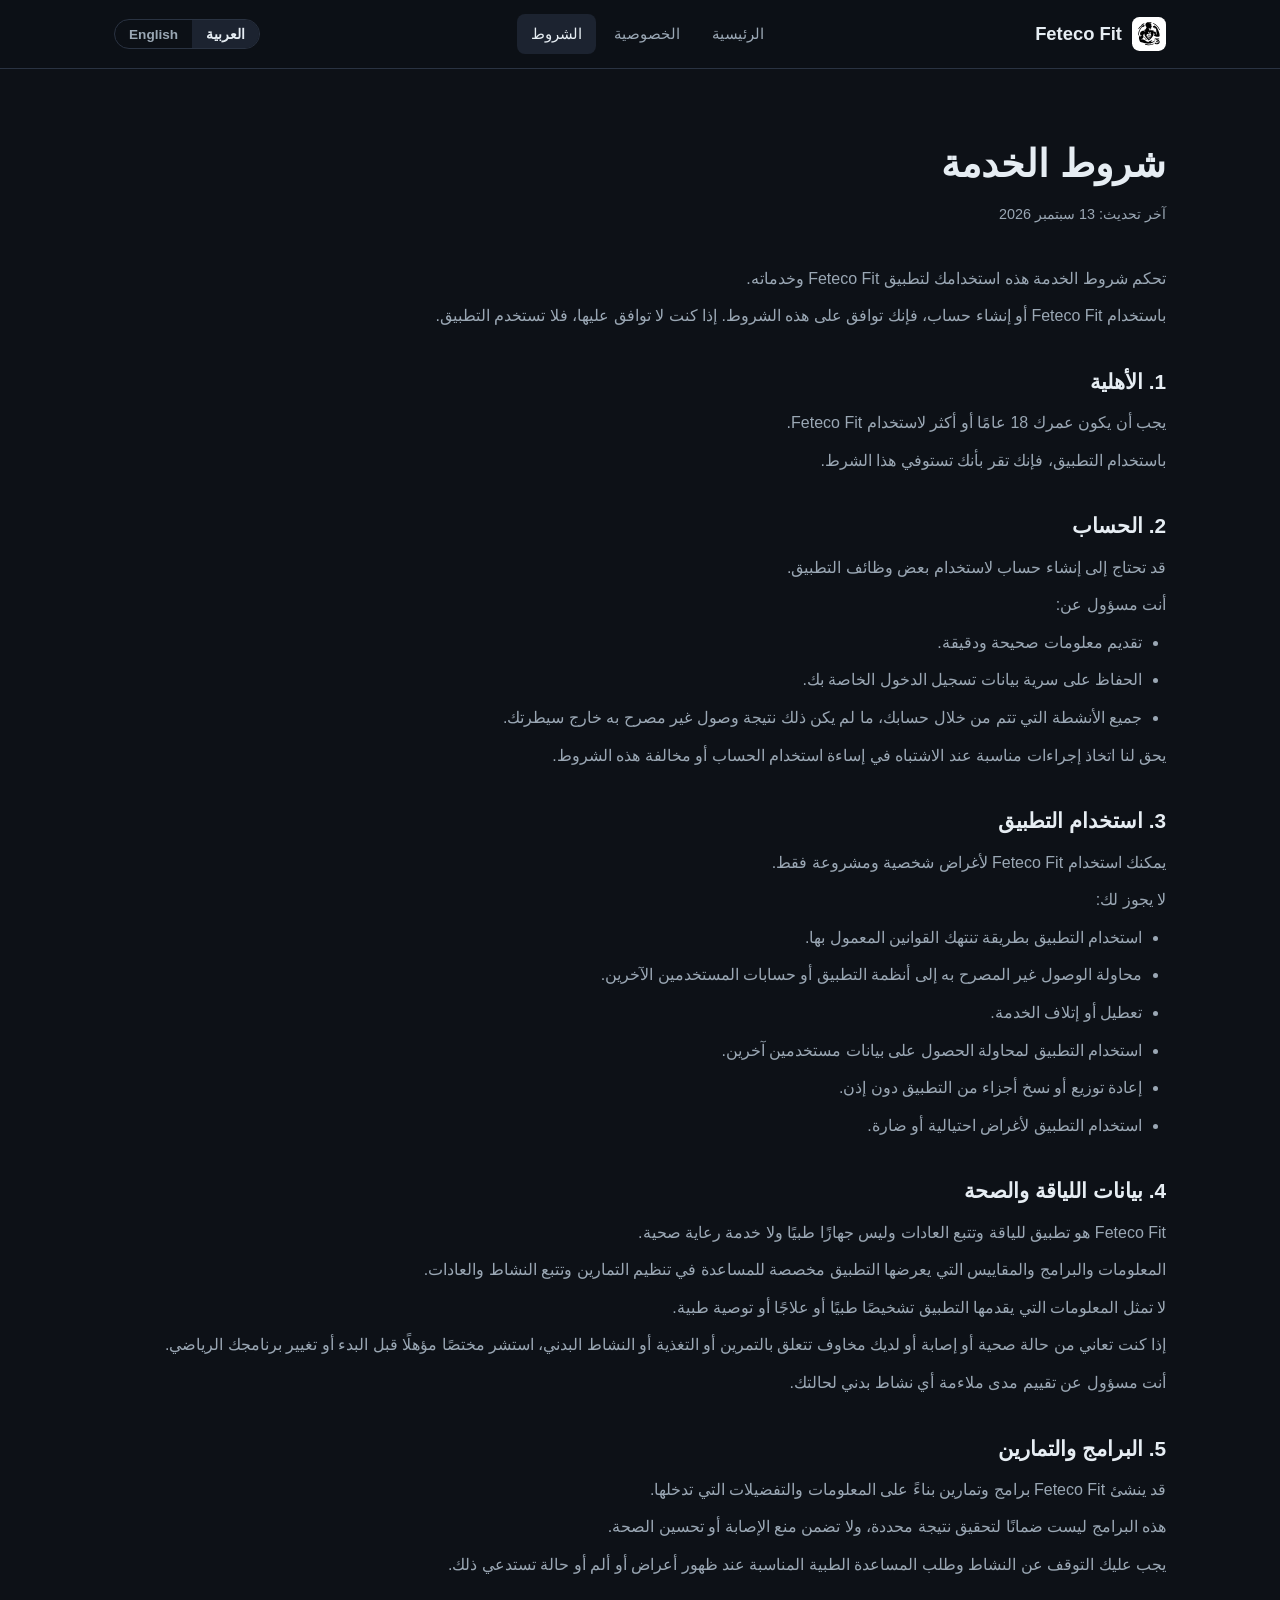
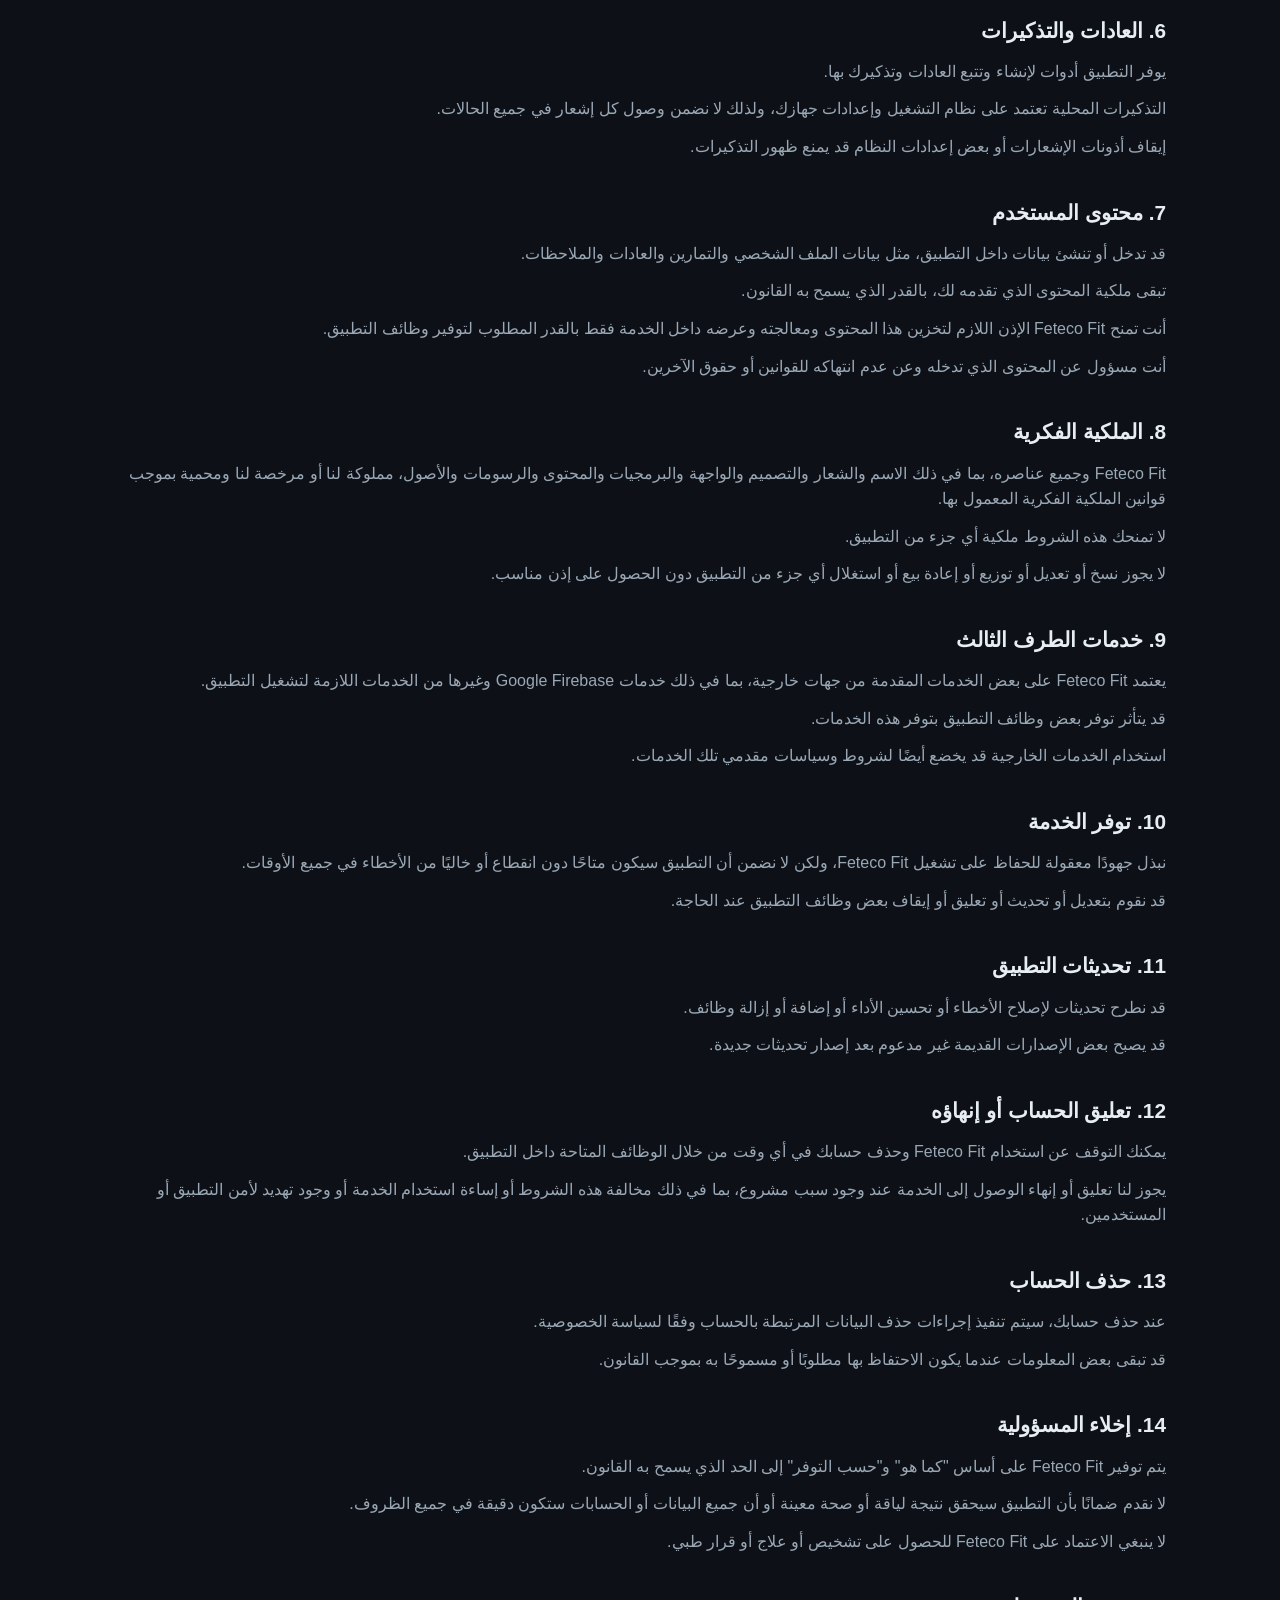
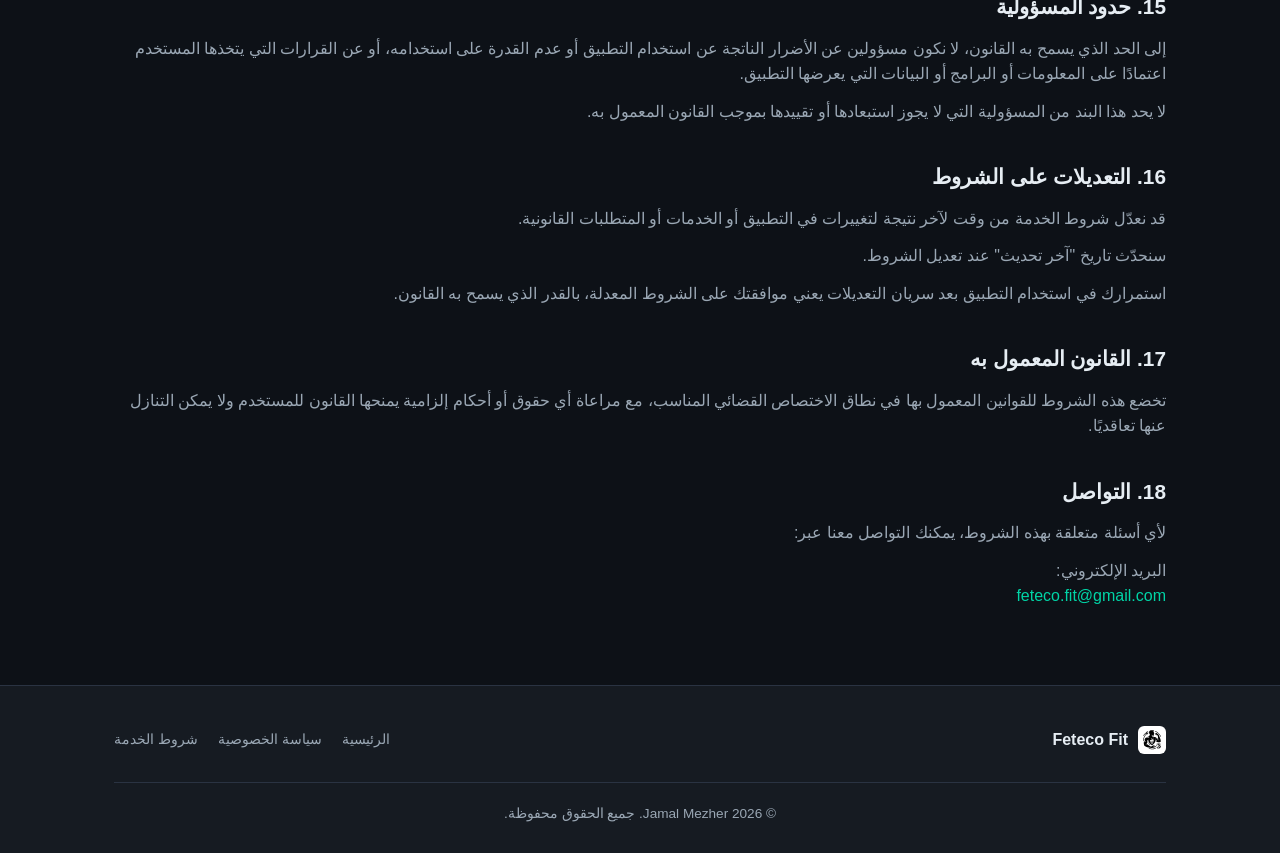
<file: terms-of-service/index.html>
<!DOCTYPE html>
<html lang="ar" dir="rtl">
<head>
  <meta charset="UTF-8" />
  <meta name="viewport" content="width=device-width, initial-scale=1.0" />
  <title>شروط الخدمة — Feteco Fit</title>
  <meta name="description" content="شروط الخدمة لتطبيق Feteco Fit — Terms of Service for the Feteco Fit app" />
  <link rel="icon" type="image/svg+xml" href="../assets/logo.svg" />
  <link rel="stylesheet" href="../style.css" />
</head>
<body>

  <header class="site-header">
    <div class="container">
      <a class="brand" href="../index.html">
        <img src="../assets/logo.svg" alt="Feteco Fit logo" />
        <span>Feteco Fit</span>
      </a>
      <nav class="main-nav" aria-label="Main navigation">
        <ul>
          <li><a href="../index.html" data-i18n-ar="الرئيسية" data-i18n-en="Home">الرئيسية</a></li>
          <li><a href="../privacy-policy/" data-i18n-ar="الخصوصية" data-i18n-en="Privacy">الخصوصية</a></li>
          <li><a href="../terms-of-service/" class="active" data-i18n-ar="الشروط" data-i18n-en="Terms">الشروط</a></li>
        </ul>
      </nav>
      <div class="lang-toggle" role="group" aria-label="Language / اللغة">
        <button type="button" data-set-lang="ar" class="active">العربية</button>
        <button type="button" data-set-lang="en">English</button>
      </div>
    </div>
  </header>

  <main class="page-content">
    <div class="container">

      <div data-lang-content="ar" lang="ar" dir="rtl">
        <h1>شروط الخدمة</h1>
        <p class="last-updated">آخر تحديث: 13 سبتمبر 2026</p>

        <p>تحكم شروط الخدمة هذه استخدامك لتطبيق Feteco Fit وخدماته.</p>
        <p>باستخدام Feteco Fit أو إنشاء حساب، فإنك توافق على هذه الشروط. إذا كنت لا توافق عليها، فلا تستخدم التطبيق.</p>

        <h2>1. الأهلية</h2>
        <p>يجب أن يكون عمرك 18 عامًا أو أكثر لاستخدام Feteco Fit.</p>
        <p>باستخدام التطبيق، فإنك تقر بأنك تستوفي هذا الشرط.</p>

        <h2>2. الحساب</h2>
        <p>قد تحتاج إلى إنشاء حساب لاستخدام بعض وظائف التطبيق.</p>
        <p>أنت مسؤول عن:</p>
        <ul>
          <li>تقديم معلومات صحيحة ودقيقة.</li>
          <li>الحفاظ على سرية بيانات تسجيل الدخول الخاصة بك.</li>
          <li>جميع الأنشطة التي تتم من خلال حسابك، ما لم يكن ذلك نتيجة وصول غير مصرح به خارج سيطرتك.</li>
        </ul>
        <p>يحق لنا اتخاذ إجراءات مناسبة عند الاشتباه في إساءة استخدام الحساب أو مخالفة هذه الشروط.</p>

        <h2>3. استخدام التطبيق</h2>
        <p>يمكنك استخدام Feteco Fit لأغراض شخصية ومشروعة فقط.</p>
        <p>لا يجوز لك:</p>
        <ul>
          <li>استخدام التطبيق بطريقة تنتهك القوانين المعمول بها.</li>
          <li>محاولة الوصول غير المصرح به إلى أنظمة التطبيق أو حسابات المستخدمين الآخرين.</li>
          <li>تعطيل أو إتلاف الخدمة.</li>
          <li>استخدام التطبيق لمحاولة الحصول على بيانات مستخدمين آخرين.</li>
          <li>إعادة توزيع أو نسخ أجزاء من التطبيق دون إذن.</li>
          <li>استخدام التطبيق لأغراض احتيالية أو ضارة.</li>
        </ul>

        <h2>4. بيانات اللياقة والصحة</h2>
        <p>Feteco Fit هو تطبيق للياقة وتتبع العادات وليس جهازًا طبيًا ولا خدمة رعاية صحية.</p>
        <p>المعلومات والبرامج والمقاييس التي يعرضها التطبيق مخصصة للمساعدة في تنظيم التمارين وتتبع النشاط والعادات.</p>
        <p>لا تمثل المعلومات التي يقدمها التطبيق تشخيصًا طبيًا أو علاجًا أو توصية طبية.</p>
        <p>إذا كنت تعاني من حالة صحية أو إصابة أو لديك مخاوف تتعلق بالتمرين أو التغذية أو النشاط البدني، استشر مختصًا مؤهلًا قبل البدء أو تغيير برنامجك الرياضي.</p>
        <p>أنت مسؤول عن تقييم مدى ملاءمة أي نشاط بدني لحالتك.</p>

        <h2>5. البرامج والتمارين</h2>
        <p>قد ينشئ Feteco Fit برامج وتمارين بناءً على المعلومات والتفضيلات التي تدخلها.</p>
        <p>هذه البرامج ليست ضمانًا لتحقيق نتيجة محددة، ولا تضمن منع الإصابة أو تحسين الصحة.</p>
        <p>يجب عليك التوقف عن النشاط وطلب المساعدة الطبية المناسبة عند ظهور أعراض أو ألم أو حالة تستدعي ذلك.</p>

        <h2>6. العادات والتذكيرات</h2>
        <p>يوفر التطبيق أدوات لإنشاء وتتبع العادات وتذكيرك بها.</p>
        <p>التذكيرات المحلية تعتمد على نظام التشغيل وإعدادات جهازك، ولذلك لا نضمن وصول كل إشعار في جميع الحالات.</p>
        <p>إيقاف أذونات الإشعارات أو بعض إعدادات النظام قد يمنع ظهور التذكيرات.</p>

        <h2>7. محتوى المستخدم</h2>
        <p>قد تدخل أو تنشئ بيانات داخل التطبيق، مثل بيانات الملف الشخصي والتمارين والعادات والملاحظات.</p>
        <p>تبقى ملكية المحتوى الذي تقدمه لك، بالقدر الذي يسمح به القانون.</p>
        <p>أنت تمنح Feteco Fit الإذن اللازم لتخزين هذا المحتوى ومعالجته وعرضه داخل الخدمة فقط بالقدر المطلوب لتوفير وظائف التطبيق.</p>
        <p>أنت مسؤول عن المحتوى الذي تدخله وعن عدم انتهاكه للقوانين أو حقوق الآخرين.</p>

        <h2>8. الملكية الفكرية</h2>
        <p>Feteco Fit وجميع عناصره، بما في ذلك الاسم والشعار والتصميم والواجهة والبرمجيات والمحتوى والرسومات والأصول، مملوكة لنا أو مرخصة لنا ومحمية بموجب قوانين الملكية الفكرية المعمول بها.</p>
        <p>لا تمنحك هذه الشروط ملكية أي جزء من التطبيق.</p>
        <p>لا يجوز نسخ أو تعديل أو توزيع أو إعادة بيع أو استغلال أي جزء من التطبيق دون الحصول على إذن مناسب.</p>

        <h2>9. خدمات الطرف الثالث</h2>
        <p>يعتمد Feteco Fit على بعض الخدمات المقدمة من جهات خارجية، بما في ذلك خدمات Google Firebase وغيرها من الخدمات اللازمة لتشغيل التطبيق.</p>
        <p>قد يتأثر توفر بعض وظائف التطبيق بتوفر هذه الخدمات.</p>
        <p>استخدام الخدمات الخارجية قد يخضع أيضًا لشروط وسياسات مقدمي تلك الخدمات.</p>

        <h2>10. توفر الخدمة</h2>
        <p>نبذل جهودًا معقولة للحفاظ على تشغيل Feteco Fit، ولكن لا نضمن أن التطبيق سيكون متاحًا دون انقطاع أو خاليًا من الأخطاء في جميع الأوقات.</p>
        <p>قد نقوم بتعديل أو تحديث أو تعليق أو إيقاف بعض وظائف التطبيق عند الحاجة.</p>

        <h2>11. تحديثات التطبيق</h2>
        <p>قد نطرح تحديثات لإصلاح الأخطاء أو تحسين الأداء أو إضافة أو إزالة وظائف.</p>
        <p>قد يصبح بعض الإصدارات القديمة غير مدعوم بعد إصدار تحديثات جديدة.</p>

        <h2>12. تعليق الحساب أو إنهاؤه</h2>
        <p>يمكنك التوقف عن استخدام Feteco Fit وحذف حسابك في أي وقت من خلال الوظائف المتاحة داخل التطبيق.</p>
        <p>يجوز لنا تعليق أو إنهاء الوصول إلى الخدمة عند وجود سبب مشروع، بما في ذلك مخالفة هذه الشروط أو إساءة استخدام الخدمة أو وجود تهديد لأمن التطبيق أو المستخدمين.</p>

        <h2>13. حذف الحساب</h2>
        <p>عند حذف حسابك، سيتم تنفيذ إجراءات حذف البيانات المرتبطة بالحساب وفقًا لسياسة الخصوصية.</p>
        <p>قد تبقى بعض المعلومات عندما يكون الاحتفاظ بها مطلوبًا أو مسموحًا به بموجب القانون.</p>

        <h2>14. إخلاء المسؤولية</h2>
        <p>يتم توفير Feteco Fit على أساس "كما هو" و"حسب التوفر" إلى الحد الذي يسمح به القانون.</p>
        <p>لا نقدم ضمانًا بأن التطبيق سيحقق نتيجة لياقة أو صحة معينة أو أن جميع البيانات أو الحسابات ستكون دقيقة في جميع الظروف.</p>
        <p>لا ينبغي الاعتماد على Feteco Fit للحصول على تشخيص أو علاج أو قرار طبي.</p>

        <h2>15. حدود المسؤولية</h2>
        <p>إلى الحد الذي يسمح به القانون، لا نكون مسؤولين عن الأضرار الناتجة عن استخدام التطبيق أو عدم القدرة على استخدامه، أو عن القرارات التي يتخذها المستخدم اعتمادًا على المعلومات أو البرامج أو البيانات التي يعرضها التطبيق.</p>
        <p>لا يحد هذا البند من المسؤولية التي لا يجوز استبعادها أو تقييدها بموجب القانون المعمول به.</p>

        <h2>16. التعديلات على الشروط</h2>
        <p>قد نعدّل شروط الخدمة من وقت لآخر نتيجة لتغييرات في التطبيق أو الخدمات أو المتطلبات القانونية.</p>
        <p>سنحدّث تاريخ "آخر تحديث" عند تعديل الشروط.</p>
        <p>استمرارك في استخدام التطبيق بعد سريان التعديلات يعني موافقتك على الشروط المعدلة، بالقدر الذي يسمح به القانون.</p>

        <h2>17. القانون المعمول به</h2>
        <p>تخضع هذه الشروط للقوانين المعمول بها في نطاق الاختصاص القضائي المناسب، مع مراعاة أي حقوق أو أحكام إلزامية يمنحها القانون للمستخدم ولا يمكن التنازل عنها تعاقديًا.</p>

        <h2>18. التواصل</h2>
        <p>لأي أسئلة متعلقة بهذه الشروط، يمكنك التواصل معنا عبر:</p>
        <p>البريد الإلكتروني:<br />
          <a href="mailto:feteco.fit@gmail.com" dir="ltr">feteco.fit@gmail.com</a>
        </p>
      </div>

      <div data-lang-content="en" lang="en" dir="ltr" hidden>
        <h1>Terms of Service</h1>
        <p class="last-updated">Last updated: September 13, 2026</p>

        <p>These Terms of Service govern your use of the Feteco Fit app and its services.</p>
        <p>By using Feteco Fit or creating an account, you agree to these Terms. If you do not agree to them, do not use the app.</p>

        <h2>1. Eligibility</h2>
        <p>You must be 18 years of age or older to use Feteco Fit.</p>
        <p>By using the app, you represent that you meet this requirement.</p>

        <h2>2. Account</h2>
        <p>You may need to create an account to use certain app functions.</p>
        <p>You are responsible for:</p>
        <ul>
          <li>Providing true and accurate information.</li>
          <li>Maintaining the confidentiality of your login credentials.</li>
          <li>All activities that occur through your account, unless they result from unauthorized access beyond your control.</li>
        </ul>
        <p>We may take appropriate action when account misuse or violation of these Terms is suspected.</p>

        <h2>3. Use of the App</h2>
        <p>You may use Feteco Fit for personal and lawful purposes only.</p>
        <p>You may not:</p>
        <ul>
          <li>Use the app in a manner that violates applicable laws.</li>
          <li>Attempt unauthorized access to the app's systems or other users' accounts.</li>
          <li>Disrupt or damage the service.</li>
          <li>Use the app to attempt to obtain other users' data.</li>
          <li>Redistribute or copy parts of the app without permission.</li>
          <li>Use the app for fraudulent or harmful purposes.</li>
        </ul>

        <h2>4. Fitness and Health Data</h2>
        <p>Feteco Fit is a fitness and habit-tracking app and is not a medical device or a healthcare service.</p>
        <p>The information, programs, and metrics displayed by the app are intended to help organize workouts and track activity and habits.</p>
        <p>The information provided by the app does not constitute a medical diagnosis, treatment, or medical recommendation.</p>
        <p>If you have a health condition or injury, or have concerns related to exercise, nutrition, or physical activity, consult a qualified professional before starting or changing your exercise program.</p>
        <p>You are responsible for assessing the suitability of any physical activity for your condition.</p>

        <h2>5. Programs and Workouts</h2>
        <p>Feteco Fit may generate programs and workouts based on the information and preferences you enter.</p>
        <p>These programs are not a guarantee of achieving a specific result, nor do they guarantee the prevention of injury or the improvement of health.</p>
        <p>You should stop the activity and seek appropriate medical assistance if symptoms, pain, or a condition requiring it appear.</p>

        <h2>6. Habits and Reminders</h2>
        <p>The app provides tools to create and track habits and to remind you of them.</p>
        <p>Local reminders depend on the operating system and your device settings, so we do not guarantee the delivery of every notification in all cases.</p>
        <p>Disabling notification permissions or certain system settings may prevent reminders from appearing.</p>

        <h2>7. User Content</h2>
        <p>You may enter or create data within the app, such as profile data, workouts, habits, and notes.</p>
        <p>You retain ownership of the content you provide, to the extent permitted by law.</p>
        <p>You grant Feteco Fit the permission necessary to store, process, and display this content within the service only to the extent required to provide the app's functions.</p>
        <p>You are responsible for the content you enter and for ensuring that it does not violate laws or the rights of others.</p>

        <h2>8. Intellectual Property</h2>
        <p>Feteco Fit and all of its elements, including the name, logo, design, interface, software, content, graphics, and assets, are owned by us or licensed to us and are protected under applicable intellectual property laws.</p>
        <p>These Terms do not grant you ownership of any part of the app.</p>
        <p>No part of the app may be copied, modified, distributed, resold, or exploited without obtaining appropriate permission.</p>

        <h2>9. Third-Party Services</h2>
        <p>Feteco Fit relies on certain services provided by third parties, including Google Firebase services and other services necessary to operate the app.</p>
        <p>The availability of certain app functions may be affected by the availability of these services.</p>
        <p>Use of third-party services may also be subject to the terms and policies of those service providers.</p>

        <h2>10. Service Availability</h2>
        <p>We make reasonable efforts to keep Feteco Fit running, but we do not guarantee that the app will be available without interruption or free of errors at all times.</p>
        <p>We may modify, update, suspend, or discontinue certain app functions when needed.</p>

        <h2>11. App Updates</h2>
        <p>We may release updates to fix bugs, improve performance, or add or remove functions.</p>
        <p>Some older versions may become unsupported after new updates are released.</p>

        <h2>12. Account Suspension or Termination</h2>
        <p>You may stop using Feteco Fit and delete your account at any time through the functions available within the app.</p>
        <p>We may suspend or terminate access to the service when there is a legitimate reason, including violation of these Terms, misuse of the service, or a threat to the security of the app or its users.</p>

        <h2>13. Account Deletion</h2>
        <p>When you delete your account, deletion procedures for data associated with the account will be carried out in accordance with the Privacy Policy.</p>
        <p>Certain information may remain when its retention is required or permitted by law.</p>

        <h2>14. Disclaimer</h2>
        <p>Feteco Fit is provided on an "as is" and "as available" basis to the extent permitted by law.</p>
        <p>We do not guarantee that the app will achieve a particular fitness or health outcome or that all data or calculations will be accurate in all circumstances.</p>
        <p>Feteco Fit should not be relied upon for a diagnosis, treatment, or medical decision.</p>

        <h2>15. Limitation of Liability</h2>
        <p>To the extent permitted by law, we are not liable for damages arising from use of the app or inability to use it, or for decisions made by the user based on the information, programs, or data displayed by the app.</p>
        <p>This clause does not limit liability that cannot be excluded or restricted under applicable law.</p>

        <h2>16. Changes to the Terms</h2>
        <p>We may modify the Terms of Service from time to time as a result of changes to the app, services, or legal requirements.</p>
        <p>We will update the "Last updated" date when the Terms are modified.</p>
        <p>Your continued use of the app after the modifications take effect means you agree to the modified Terms, to the extent permitted by law.</p>

        <h2>17. Governing Law</h2>
        <p>These Terms are governed by the laws applicable in the appropriate jurisdiction, subject to any mandatory rights or provisions granted to the user by law that cannot be waived contractually.</p>

        <h2>18. Contact</h2>
        <p>For any questions related to these Terms, you can contact us at:</p>
        <p>Email:<br />
          <a href="mailto:feteco.fit@gmail.com">feteco.fit@gmail.com</a>
        </p>
      </div>

    </div>
  </main>

  <footer class="site-footer">
    <div class="container">
      <div class="footer-grid">
        <div class="footer-brand">
          <img src="../assets/logo.svg" alt="" />
          <span>Feteco Fit</span>
        </div>
        <ul class="footer-links">
          <li><a href="../index.html" data-i18n-ar="الرئيسية" data-i18n-en="Home">الرئيسية</a></li>
          <li><a href="../privacy-policy/" data-i18n-ar="سياسة الخصوصية" data-i18n-en="Privacy Policy">سياسة الخصوصية</a></li>
          <li><a href="../terms-of-service/" data-i18n-ar="شروط الخدمة" data-i18n-en="Terms of Service">شروط الخدمة</a></li>
        </ul>
      </div>
      <div class="footer-bottom" data-i18n-ar="© 2026 Jamal Mezher. جميع الحقوق محفوظة." data-i18n-en="© 2026 Jamal Mezher. All rights reserved.">
        © 2026 Jamal Mezher. جميع الحقوق محفوظة.
      </div>
    </div>
  </footer>

  <script>
    (function () {
      var TITLES = {
        ar: 'شروط الخدمة — Feteco Fit',
        en: 'Terms of Service — Feteco Fit'
      };
      var buttons = document.querySelectorAll('[data-set-lang]');
      var blocks = document.querySelectorAll('[data-lang-content]');
      var labels = document.querySelectorAll('[data-i18n-ar]');

      function setLang(lang) {
        var ar = lang !== 'en';
        document.documentElement.lang = ar ? 'ar' : 'en';
        document.documentElement.dir = ar ? 'rtl' : 'ltr';
        document.title = ar ? TITLES.ar : TITLES.en;
        blocks.forEach(function (el) {
          el.hidden = (el.getAttribute('data-lang-content') === 'ar') !== ar;
        });
        buttons.forEach(function (b) {
          b.classList.toggle('active', b.getAttribute('data-set-lang') === (ar ? 'ar' : 'en'));
        });
        labels.forEach(function (el) {
          el.textContent = ar ? el.getAttribute('data-i18n-ar') : el.getAttribute('data-i18n-en');
        });
        try { localStorage.setItem('feteco-lang', ar ? 'ar' : 'en'); } catch (e) {}
      }

      buttons.forEach(function (b) {
        b.addEventListener('click', function () {
          setLang(b.getAttribute('data-set-lang'));
        });
      });

      var initial = 'ar';
      try {
        var q = new URLSearchParams(window.location.search).get('lang');
        initial = q || localStorage.getItem('feteco-lang') || 'ar';
      } catch (e) {}
      setLang(initial);
    })();
  </script>

</body>
</html>
</file>
<file: style.css>
/* ============================================
   Feteco Fit — Shared Styles
   ============================================ */

:root {
  --color-bg: #0d1117;
  --color-surface: #161b22;
  --color-surface-2: #1c2330;
  --color-border: #2a3342;
  --color-text: #e6edf3;
  --color-text-muted: #9aa7b4;
  --color-accent: #7c5cff;
  --color-accent-2: #00d4a6;
  --color-accent-gradient: linear-gradient(135deg, #7c5cff 0%, #00d4a6 100%);
  --radius: 14px;
  --max-width: 1100px;
  --font-stack: -apple-system, BlinkMacSystemFont, "Segoe UI", Roboto, Helvetica, Arial, sans-serif;
}

* {
  margin: 0;
  padding: 0;
  box-sizing: border-box;
}

html {
  scroll-behavior: smooth;
}

body {
  font-family: var(--font-stack);
  background-color: var(--color-bg);
  color: var(--color-text);
  line-height: 1.6;
  display: flex;
  flex-direction: column;
  min-height: 100vh;
}

a {
  color: var(--color-accent-2);
  text-decoration: none;
}

a:hover {
  text-decoration: underline;
}

img {
  max-width: 100%;
  height: auto;
}

.container {
  width: 100%;
  max-width: var(--max-width);
  margin: 0 auto;
  padding: 0 24px;
}

/* ---------- Header / Nav ---------- */

.site-header {
  position: sticky;
  top: 0;
  z-index: 100;
  background-color: rgba(13, 17, 23, 0.85);
  backdrop-filter: blur(10px);
  border-bottom: 1px solid var(--color-border);
}

.site-header .container {
  display: flex;
  align-items: center;
  justify-content: space-between;
  flex-wrap: wrap;
  padding-top: 14px;
  padding-bottom: 14px;
  gap: 12px;
}

.brand {
  display: flex;
  align-items: center;
  gap: 10px;
  font-size: 1.15rem;
  font-weight: 700;
  color: var(--color-text);
}

.brand:hover {
  text-decoration: none;
}

.brand img {
  width: 34px;
  height: 34px;
}

.main-nav ul {
  list-style: none;
  display: flex;
  gap: 4px;
  flex-wrap: wrap;
}

.main-nav a {
  display: inline-block;
  padding: 8px 14px;
  border-radius: 8px;
  color: var(--color-text-muted);
  font-size: 0.95rem;
  font-weight: 500;
}

.main-nav a:hover {
  color: var(--color-text);
  background-color: var(--color-surface-2);
  text-decoration: none;
}

.main-nav a.active {
  color: var(--color-text);
  background-color: var(--color-surface-2);
}

/* ---------- Language toggle ---------- */

.lang-toggle {
  display: inline-flex;
  border: 1px solid var(--color-border);
  border-radius: 999px;
  overflow: hidden;
}

.lang-toggle button {
  padding: 6px 14px;
  border: none;
  background: transparent;
  color: var(--color-text-muted);
  font-family: inherit;
  font-size: 0.85rem;
  font-weight: 600;
  cursor: pointer;
}

.lang-toggle button:hover {
  color: var(--color-text);
}

.lang-toggle button.active {
  background-color: var(--color-surface-2);
  color: var(--color-text);
}

/* ---------- Hero ---------- */

.hero {
  text-align: center;
  padding: 96px 24px 72px;
  background:
    radial-gradient(ellipse 60% 50% at 50% 0%, rgba(124, 92, 255, 0.18), transparent),
    radial-gradient(ellipse 40% 40% at 80% 30%, rgba(0, 212, 166, 0.10), transparent);
}

.hero-badge {
  display: inline-block;
  padding: 6px 16px;
  margin-bottom: 24px;
  font-size: 0.8rem;
  font-weight: 600;
  letter-spacing: 0.06em;
  text-transform: uppercase;
  color: var(--color-accent-2);
  border: 1px solid rgba(0, 212, 166, 0.35);
  border-radius: 999px;
  background-color: rgba(0, 212, 166, 0.08);
}

.hero h1 {
  font-size: clamp(2.2rem, 5.5vw, 3.6rem);
  font-weight: 800;
  line-height: 1.15;
  letter-spacing: -0.02em;
  max-width: 720px;
  margin: 0 auto 18px;
}

.hero h1 .gradient-text {
  background: var(--color-accent-gradient);
  -webkit-background-clip: text;
  background-clip: text;
  color: transparent;
}

.hero p {
  font-size: 1.15rem;
  color: var(--color-text-muted);
  max-width: 560px;
  margin: 0 auto 36px;
}

.hero-cta {
  display: flex;
  justify-content: center;
  gap: 14px;
  flex-wrap: wrap;
}

/* ---------- Buttons ---------- */

.btn {
  display: inline-flex;
  align-items: center;
  gap: 8px;
  padding: 14px 28px;
  border-radius: 12px;
  font-size: 1rem;
  font-weight: 600;
  border: 1px solid transparent;
  cursor: pointer;
  transition: transform 0.15s ease, box-shadow 0.15s ease;
}

.btn:hover {
  text-decoration: none;
  transform: translateY(-2px);
}

.btn-primary {
  background: var(--color-accent-gradient);
  color: #fff;
}

.btn-primary:hover {
  box-shadow: 0 8px 24px rgba(124, 92, 255, 0.35);
}

.btn-secondary {
  background-color: var(--color-surface-2);
  color: var(--color-text);
  border-color: var(--color-border);
}

.btn-secondary:hover {
  border-color: var(--color-accent);
}

/* ---------- Sections ---------- */

.section {
  padding: 72px 0;
}

.section-title {
  text-align: center;
  font-size: clamp(1.6rem, 3.5vw, 2.2rem);
  font-weight: 700;
  margin-bottom: 12px;
}

.section-subtitle {
  text-align: center;
  color: var(--color-text-muted);
  max-width: 560px;
  margin: 0 auto 48px;
}

/* ---------- Feature cards ---------- */

.features-grid {
  display: grid;
  grid-template-columns: repeat(auto-fit, minmax(260px, 1fr));
  gap: 20px;
}

.feature-card {
  background-color: var(--color-surface);
  border: 1px solid var(--color-border);
  border-radius: var(--radius);
  padding: 32px 28px;
  transition: border-color 0.15s ease, transform 0.15s ease;
}

.feature-card:hover {
  border-color: var(--color-accent);
  transform: translateY(-4px);
}

.feature-icon {
  display: inline-flex;
  align-items: center;
  justify-content: center;
  width: 48px;
  height: 48px;
  margin-bottom: 18px;
  border-radius: 12px;
  background-color: var(--color-surface-2);
  color: var(--color-accent-2);
  font-size: 1.4rem;
}

.feature-card h3 {
  font-size: 1.1rem;
  margin-bottom: 8px;
}

.feature-card p {
  color: var(--color-text-muted);
  font-size: 0.95rem;
}

/* ---------- Download / CTA band ---------- */

.cta-band {
  text-align: center;
  padding: 72px 24px;
  margin: 24px auto 72px;
  max-width: var(--max-width);
  border-radius: 20px;
  background: var(--color-accent-gradient);
}

.cta-band h2 {
  font-size: clamp(1.6rem, 3.5vw, 2.2rem);
  color: #fff;
  margin-bottom: 12px;
}

.cta-band p {
  color: rgba(255, 255, 255, 0.85);
  margin-bottom: 28px;
}

.cta-band .btn {
  background-color: #0d1117;
  color: #fff;
}

/* ---------- Content pages (Privacy / Terms / Contact) ---------- */

.page-content {
  flex: 1;
  padding: 64px 0;
}

.page-content h1 {
  font-size: clamp(1.8rem, 4vw, 2.4rem);
  margin-bottom: 8px;
}

.page-content .last-updated {
  color: var(--color-text-muted);
  font-size: 0.9rem;
  margin-bottom: 40px;
}

.page-content h2 {
  font-size: 1.3rem;
  margin: 36px 0 12px;
}

.page-content h3 {
  font-size: 1.05rem;
  margin: 20px 0 8px;
  color: var(--color-text);
}

.page-content p,
.page-content li {
  color: var(--color-text-muted);
  margin-bottom: 12px;
}

.page-content ul {
  padding-inline-start: 24px;
  margin-bottom: 12px;
}

.page-content .placeholder-note {
  padding: 16px 20px;
  margin: 24px 0;
  border: 1px dashed var(--color-accent);
  border-radius: var(--radius);
  background-color: rgba(124, 92, 255, 0.07);
  color: var(--color-text-muted);
  font-size: 0.9rem;
}

.page-content .placeholder-note strong {
  color: var(--color-accent-2);
}

/* ---------- Contact cards ---------- */

.contact-grid {
  display: grid;
  grid-template-columns: repeat(auto-fit, minmax(260px, 1fr));
  gap: 20px;
  margin-top: 32px;
}

.contact-card {
  background-color: var(--color-surface);
  border: 1px solid var(--color-border);
  border-radius: var(--radius);
  padding: 28px;
}

.contact-card h3 {
  font-size: 1rem;
  margin-bottom: 8px;
  color: var(--color-text);
}

.contact-card p {
  font-size: 0.95rem;
}

/* ---------- Footer ---------- */

.site-footer {
  margin-top: auto;
  border-top: 1px solid var(--color-border);
  background-color: var(--color-surface);
  padding: 40px 0 28px;
}

.footer-grid {
  display: flex;
  justify-content: space-between;
  align-items: flex-start;
  flex-wrap: wrap;
  gap: 24px;
  margin-bottom: 28px;
}

.footer-brand {
  display: flex;
  align-items: center;
  gap: 10px;
  font-weight: 700;
  color: var(--color-text);
}

.footer-brand img {
  width: 28px;
  height: 28px;
}

.footer-links {
  list-style: none;
  display: flex;
  gap: 20px;
  flex-wrap: wrap;
}

.footer-links a {
  color: var(--color-text-muted);
  font-size: 0.9rem;
}

.footer-links a:hover {
  color: var(--color-text);
}

.footer-bottom {
  text-align: center;
  color: var(--color-text-muted);
  font-size: 0.85rem;
  border-top: 1px solid var(--color-border);
  padding-top: 20px;
}

/* ---------- Responsive ---------- */

@media (max-width: 640px) {
  .site-header .container {
    justify-content: center;
  }

  .main-nav ul {
    justify-content: center;
  }

  .hero {
    padding: 64px 20px 56px;
  }

  .section {
    padding: 52px 0;
  }

  .footer-grid {
    flex-direction: column;
    align-items: center;
    text-align: center;
  }

  .footer-links {
    justify-content: center;
  }
}
</file>
